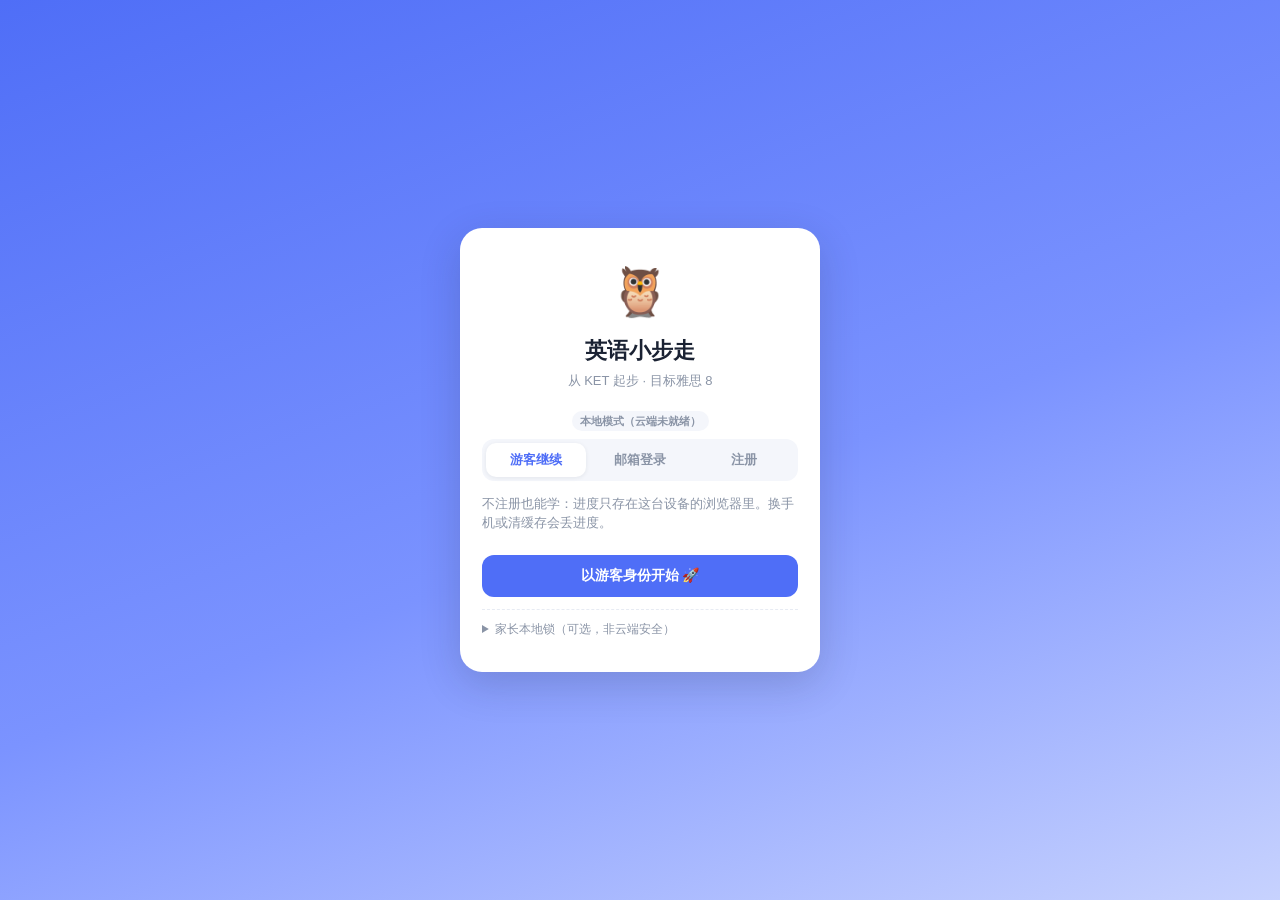
<file: index.html>
<!DOCTYPE html>
<html lang="zh-CN">
<head>
  <meta charset="UTF-8" />
  <meta name="viewport" content="width=device-width, initial-scale=1, maximum-scale=1, user-scalable=no, viewport-fit=cover" />
  <title>英语小步走 · 从 KET 起步</title>
  <link rel="stylesheet" href="css/saturday-club.css" />
  <style>
    :root {
      --bg:#f4f6fb; --card:#fff; --text:#1a2233; --muted:#8a94a6;
      --primary:#4f6ef7; --primary-soft:#eef2ff; --green:#12b76a; --green-soft:#ecfdf3;
      --orange:#f79009; --orange-soft:#fffaeb; --red:#f04438; --red-soft:#fef3f2;
      --border:#e7ebf3; --radius:16px; --shadow:0 6px 22px rgba(26,34,51,.06);
    }
    *{box-sizing:border-box;margin:0;padding:0}
    body{font-family:-apple-system,BlinkMacSystemFont,"PingFang SC","Hiragino Sans GB","Microsoft YaHei",sans-serif;background:var(--bg);color:var(--text);font-size:15px;line-height:1.5;min-height:100vh;padding-bottom:32px}
    .wrap{max-width:430px;margin:0 auto}
    .top{background:linear-gradient(155deg,#4f6ef7,#7b93ff 55%,#a8b8ff);color:#fff;padding:24px 18px 28px;border-radius:0 0 22px 22px}
    .top .hi{font-size:13px;opacity:.9}
    .top h1{font-size:22px;font-weight:700;margin:4px 0}
    .top .sub{font-size:12px;opacity:.88}
    .hdr-stats{display:grid;grid-template-columns:1.2fr 1.2fr .8fr;gap:8px;margin-top:16px}
    .hdr-stats .s{background:rgba(255,255,255,.18);border-radius:12px;padding:10px 6px;text-align:center}
    .hdr-stats .n{font-size:20px;font-weight:700}
    .hdr-stats .l{font-size:11px;opacity:.92;margin-top:2px}
    section{margin:12px 14px 0;background:var(--card);border-radius:var(--radius);padding:16px;box-shadow:var(--shadow)}
    .sec-h{display:flex;justify-content:space-between;align-items:center;gap:8px;margin-bottom:12px}
    .sec-h h2{font-size:16px;font-weight:700}
    .sec-h .hint{font-size:12px;color:var(--muted)}
    .banner{display:none;margin:12px 14px 0;padding:12px 14px;border-radius:12px;background:var(--orange-soft);color:#b54708;font-size:13px;font-weight:600;border:1px solid #f7d070}
    .banner.show{display:block}
    .road{list-style:none}
    .road li{display:flex;gap:10px;align-items:flex-start;padding:8px 0}
    .road .dot{width:26px;height:26px;border-radius:50%;flex-shrink:0;display:flex;align-items:center;justify-content:center;font-size:11px;font-weight:700;background:var(--bg);color:var(--muted);border:2px solid var(--border)}
    .road li.cur .dot{background:var(--primary);color:#fff;border-color:var(--primary)}
    .road li.pass .dot{background:var(--green);color:#fff;border-color:var(--green)}
    .road li.lock{opacity:.55}
    .road .rt{font-size:14px;font-weight:700}
    .road .rd{font-size:11px;color:var(--muted);margin-top:2px;line-height:1.45}
    .road .now{font-size:10px;background:var(--green-soft);color:var(--green);padding:1px 6px;border-radius:999px;margin-left:4px;font-weight:700}
    .pass-box{background:var(--bg);border-radius:12px;padding:10px 12px;margin-top:8px;font-size:12px;color:#445}
    .pass-box strong{color:var(--primary)}
    /* Roadmap calendar/check-in progress (product defaults: 84 calendar days / 60 check-in days) */
    .road-prog{background:var(--bg);border-radius:12px;padding:12px;margin-bottom:12px;border:1px solid var(--border)}
    .road-prog-row{margin-top:10px}
    .road-prog-row:first-child{margin-top:0}
    .road-prog-lab{display:flex;justify-content:space-between;align-items:baseline;gap:8px;font-size:13px;font-weight:700;margin-bottom:6px}
    .road-prog-lab .sub{font-size:11px;font-weight:600;color:var(--muted)}
    .road-prog-track{height:10px;background:#e7ebf3;border-radius:999px;overflow:hidden}
    .road-prog-fill{height:100%;width:0%;border-radius:999px;background:linear-gradient(90deg,var(--primary),#7b93ff);transition:width .35s ease}
    .road-prog-fill.green{background:linear-gradient(90deg,var(--green),#34d399)}
    .road-prog-fill.orange{background:linear-gradient(90deg,var(--orange),#fdb022)}
    .road-prog-meta{font-size:11px;color:var(--muted);margin-top:5px;line-height:1.4}
    .lights{display:flex;gap:8px;flex-wrap:wrap}
    .light{flex:1;min-width:95px;background:var(--bg);border-radius:12px;padding:12px 10px;text-align:center;border:1.5px solid var(--border)}
    .light.on{background:var(--green-soft);border-color:#86efac}
    .light{position:relative;overflow:hidden;transition:box-shadow .35s,transform .35s}
    .light.lit-pulse{animation:litPulse 1.1s ease-out 1;box-shadow:0 0 0 3px rgba(18,183,106,.35),0 8px 24px rgba(18,183,106,.28)}
    .light.lit-glow{box-shadow:0 0 18px rgba(250,204,21,.55),0 0 0 2px #facc15}
    .lights.all-lit{animation:allLitGlow 1.4s ease-out 1}
    @keyframes litPulse{0%{transform:scale(1)}35%{transform:scale(1.08)}100%{transform:scale(1)}}
    @keyframes allLitGlow{0%,100%{filter:none}40%{filter:drop-shadow(0 0 10px rgba(250,204,21,.7))}}
    .sparkle{position:absolute;pointer-events:none;font-size:14px;animation:sparkFly .9s ease-out forwards;z-index:5;will-change:transform,opacity}
    @keyframes sparkFly{0%{opacity:1;transform:translate(0,0) scale(1) rotate(0)}100%{opacity:0;transform:translate(var(--sx),var(--sy)) scale(.4) rotate(160deg)}}
    .confetti-burst{position:fixed;inset:0;pointer-events:none;z-index:9998;overflow:hidden}
    .confetti-burst i{position:absolute;font-style:normal;font-size:16px;animation:confettiFall 1.15s ease-out forwards;will-change:transform,opacity}
    @keyframes confettiFall{0%{opacity:1;transform:translate(0,0) rotate(0) scale(1)}100%{opacity:0;transform:translate(var(--dx),var(--dy)) rotate(240deg) scale(.5)}}
    .light .emoji{font-size:22px}
    .light .tn{font-size:13px;font-weight:700;margin-top:4px}
    .light .td{font-size:11px;color:var(--muted);margin-top:2px}
    .topic-row{display:flex;gap:8px;flex-wrap:wrap}
    .topic-btn{flex:1;min-width:90px;border:1.5px solid var(--border);background:var(--bg);border-radius:12px;padding:12px 8px;font-family:inherit;cursor:pointer;text-align:center}
    .topic-btn .t{font-weight:700;font-size:14px}
    .topic-btn .e{font-size:11px;color:var(--muted);margin-top:2px}
    .topic-btn.active{border-color:var(--primary);background:var(--primary-soft);color:var(--primary)}
    .ck-card{background:var(--card);border-radius:var(--radius);box-shadow:var(--shadow);padding:14px;border:2px solid var(--red-soft)}
    .ck-card.all{border-color:var(--green)}
    .ck-head{display:flex;justify-content:space-between;align-items:center;gap:8px}
    .ck-head h2{font-size:17px}
    .ck-badge{font-size:12px;font-weight:700;padding:4px 10px;border-radius:999px;background:var(--red-soft);color:var(--red)}
    .ck-card.all .ck-badge{background:var(--green-soft);color:var(--green)}
    .ck-topic{margin:10px 0 6px;font-size:15px;font-weight:700}
    .ck-topic-note{font-size:12px;color:var(--muted);margin:6px 0 2px}
    .ck-row{display:flex;align-items:center;gap:10px;padding:10px;margin-top:8px;border-radius:12px;cursor:pointer;background:var(--red-soft);border-left:4px solid var(--red)}
    .ck-row.doing{background:var(--orange-soft);border-left-color:var(--orange)}
    .ck-row.done{background:var(--green-soft);border-left-color:var(--green)}
    .ck-row .rt{font-weight:700;font-size:14px}
    .ck-row .rs{font-size:12px;color:var(--red);font-weight:700}
    .ck-row.doing .rs{color:#b54708}.ck-row.done .rs{color:var(--green)}
    .ck-row .rp{margin-left:auto;font-size:13px;font-weight:700;white-space:nowrap}
    .week{display:flex;gap:6px;margin-top:12px}
    .week .d{flex:1;text-align:center;font-size:11px;color:var(--muted);background:var(--bg);border-radius:10px;padding:6px 0}
    .week .d b{display:block;font-size:14px}
    .week .d.today{outline:2px solid var(--primary)}
    .ck-streak{font-size:12px;color:var(--muted);margin-top:8px;text-align:center}
    .check-list{list-style:none}
    .check-list li{display:flex;align-items:center;gap:10px;padding:11px 0;border-bottom:1px solid var(--border);cursor:pointer}
    .check-list li:last-child{border-bottom:none}
    .check-list li.done .step-t{color:var(--muted);text-decoration:line-through}
    .box{width:24px;height:24px;border-radius:7px;border:2px solid var(--border);display:flex;align-items:center;justify-content:center;font-size:13px;flex-shrink:0;background:#fff;color:#fff;font-weight:700}
    .check-list li.done .box{background:var(--green);border-color:var(--green)}
    .step-t{font-size:14px;font-weight:600;flex:1}
    .step-d{font-size:11px;color:var(--muted)}
    .step-go{border:none;background:var(--primary-soft);color:var(--primary);font-size:12px;font-weight:700;padding:6px 10px;border-radius:999px;font-family:inherit;cursor:pointer;white-space:nowrap}
    .btn{border:none;border-radius:12px;font-family:inherit;font-weight:600;font-size:14px;padding:12px 14px;cursor:pointer}
    .btn:active{opacity:.9;transform:scale(.98)}
    .btn-primary{background:var(--primary);color:#fff}
    .btn-ghost{background:var(--bg);color:var(--text)}
    .btn-green{background:var(--green);color:#fff}
    .btn-orange{background:var(--orange);color:#fff}
    .btn-full{width:100%}
    .btn-row{display:flex;gap:8px;margin-top:12px}
    .btn-row .btn{flex:1}
    .prog-grid{display:grid;grid-template-columns:1fr 1fr;gap:8px}
    .prog-box{background:var(--bg);border-radius:12px;padding:12px;text-align:center}
    .prog-box .n{font-size:18px;font-weight:700;color:var(--primary)}
    .prog-box .l{font-size:11px;color:var(--muted);margin-top:2px}
    .log-list{list-style:none;max-height:200px;overflow-y:auto}
    .log-list li{padding:9px 0;border-bottom:1px solid var(--border);font-size:13px;display:flex;gap:8px}
    .badge{font-size:11px;font-weight:700;padding:2px 8px;border-radius:999px;background:var(--primary-soft);color:var(--primary);height:fit-content}
    .meta{color:var(--muted);font-size:11px;margin-top:2px}
    .empty{text-align:center;color:var(--muted);font-size:13px;padding:14px 0}
    .flow{display:none;position:fixed;inset:0;background:var(--bg);z-index:50;overflow-y:auto;-webkit-overflow-scrolling:touch}
    .flow.show{display:block}
    .flow-bar{position:sticky;top:0;z-index:2;background:#fff;padding:12px 14px;display:flex;align-items:center;gap:10px;border-bottom:1px solid var(--border)}
    .flow-bar .back{border:none;background:var(--bg);width:36px;height:36px;border-radius:10px;font-size:18px;cursor:pointer;font-family:inherit}
    .flow-bar h3{font-size:16px;flex:1}
    .flow-bar .prog-mini{font-size:12px;color:var(--muted)}
    .flow-body{max-width:430px;margin:0 auto;padding:16px 14px 40px}
    .card-block{background:#fff;border-radius:16px;padding:18px 16px;box-shadow:var(--shadow);margin-bottom:12px}
    .lemma{font-size:26px;font-weight:700;color:var(--primary)}
    .gloss{font-size:14px;color:var(--muted);margin:4px 0 12px}
    .family{font-size:12px;color:var(--muted);margin-bottom:10px}
    .awl-badge{display:inline-block;font-size:11px;font-weight:700;padding:2px 8px;border-radius:999px;background:#fff7ed;color:#c2410c;border:1px solid #fdba74;margin-left:8px;vertical-align:middle}
    .phon{font-size:13px;color:var(--muted);margin-left:6px;font-weight:400}
    .frame{background:var(--primary-soft);border-radius:10px;padding:10px 12px;font-size:14px;margin:8px 0;font-weight:600;color:#334}
    .tag{display:inline-block;font-size:11px;font-weight:600;padding:3px 8px;border-radius:999px;background:var(--primary-soft);color:var(--primary);margin:0 4px 6px 0}
    .ex{font-size:14px;font-style:italic;color:#333;margin-top:10px;line-height:1.55}
    .ex-zh{font-size:12px;color:var(--muted);font-style:normal;margin-top:4px}
    .label{font-size:12px;font-weight:700;color:var(--muted);margin-bottom:6px}
    textarea{width:100%;min-height:88px;border:1.5px solid var(--border);border-radius:12px;padding:12px;font-family:inherit;font-size:14px;resize:vertical;outline:none}
    textarea:focus{border-color:var(--primary)}
    .hint-box{font-size:12px;color:var(--muted);margin-top:8px;background:var(--bg);padding:8px 10px;border-radius:10px}
    .feedback{margin-top:10px;padding:10px 12px;border-radius:10px;font-size:13px;display:none}
    .feedback.ok{display:block;background:var(--green-soft);color:var(--green)}
    .feedback.bad{display:block;background:var(--red-soft);color:var(--red)}
    .feedback.info{display:block;background:var(--primary-soft);color:var(--primary)}
    .grammar-rule{margin-top:8px;font-size:12px;color:var(--muted)}
    .grammar-rule summary{cursor:pointer;color:var(--primary);font-weight:600}
    .grammar-rule p{margin:6px 0 0;line-height:1.45}
    .choice{display:block;width:100%;text-align:left;padding:12px 14px;margin-bottom:8px;border:1.5px solid var(--border);border-radius:12px;background:#fff;font-family:inherit;font-size:14px;cursor:pointer}
    .wn-hint{margin:8px 0;padding:6px 10px;border-radius:10px;background:var(--primary-soft);font-size:12.5px;line-height:1.6}
    .wn-hint .wn-h{font-weight:700;color:var(--primary);margin-bottom:2px}
    .choice.correct{border-color:var(--green);background:var(--green-soft)}
    .choice.wrong{border-color:var(--red);background:var(--red-soft)}
    .summary-row{display:flex;justify-content:space-between;padding:8px 0;border-bottom:1px solid var(--border);font-size:14px}
    .big-ok{text-align:center;padding:12px 0 8px}
    .big-ok .emoji{font-size:40px}
    .big-ok h4{font-size:18px;margin:8px 0 4px}
    .bank{display:flex;flex-wrap:wrap;gap:6px;margin-top:8px}
    .bank button{border:1.5px solid var(--border);background:#fff;border-radius:999px;padding:4px 10px;font-size:13px;font-family:inherit;cursor:pointer}
    .mode-btn{display:block;width:100%;text-align:left;padding:14px;margin-bottom:8px;border:1.5px solid var(--border);border-radius:14px;background:#fff;font-family:inherit;cursor:pointer}
    .mode-btn .t{font-weight:700;font-size:15px}.mode-btn .d{font-size:12px;color:var(--muted);margin-top:2px}

    /* Swipe deck */
    .swipe-hint{text-align:center;font-size:12px;color:var(--muted);margin-bottom:10px}
    .swipe-hint b.left{color:var(--red)} .swipe-hint b.right{color:var(--green)}
    .deck{position:relative;height:460px;touch-action:none;user-select:none;-webkit-user-select:none;margin-bottom:8px}
    .deck-card{
      position:absolute;inset:0;background:#fff;border-radius:18px;box-shadow:var(--shadow);
      border:1.5px solid var(--border);padding:20px 18px;overflow:hidden;
      will-change:transform;cursor:grab;
    }
    .deck-card.dragging{cursor:grabbing;transition:none}
    .deck-card.fly{transition:transform .28s ease-out, opacity .28s ease-out}
    .deck-card.snap{transition:transform .25s ease-out}
    .stamp{
      position:absolute;top:18px;padding:6px 12px;border-radius:10px;font-weight:800;font-size:18px;
      border:3px solid;opacity:0;pointer-events:none;transform:rotate(-12deg);
    }
    .stamp.no{left:16px;color:var(--red);border-color:var(--red)}
    .stamp.yes{right:16px;color:var(--green);border-color:var(--green);transform:rotate(12deg)}
    .swipe-btns{display:flex;justify-content:center;gap:28px;margin-top:6px}
    .swipe-btns button{
      width:56px;height:56px;border-radius:50%;border:2px solid var(--border);background:#fff;
      font-size:22px;cursor:pointer;font-family:inherit;box-shadow:var(--shadow);
    }
    .swipe-btns .no-btn{color:var(--red);border-color:#fca5a5}
    .swipe-btns .yes-btn{color:var(--green);border-color:#86efac}
    .swipe-btns .peek-btn{color:var(--primary);font-size:14px;font-weight:700;width:auto;padding:0 16px;border-radius:28px}

    .toast{position:fixed;left:50%;bottom:36px;transform:translateX(-50%) translateY(12px);background:rgba(26,34,51,.92);color:#fff;padding:10px 16px;border-radius:999px;font-size:13px;opacity:0;pointer-events:none;transition:.2s;z-index:100;max-width:90vw}
    .toast.show{opacity:1;transform:translateX(-50%) translateY(0)}
    .spk{border:none;background:var(--primary-soft);color:var(--primary);border-radius:999px;font-size:13px;padding:2px 8px;margin-left:6px;cursor:pointer;vertical-align:middle;font-family:inherit;line-height:1.4}
    .spk:active{transform:scale(.92)}
    .no-tts .spk{display:none!important}
    .tts-bar{display:flex;gap:8px;align-items:center;justify-content:center;margin-bottom:10px;flex-wrap:wrap}
    .tts-bar button{border:1.5px solid var(--border);background:#fff;border-radius:999px;padding:4px 12px;font-size:12px;font-family:inherit;cursor:pointer;color:var(--text)}
    .tts-bar button.on{background:var(--primary);color:#fff;border-color:var(--primary)}
    .tts-note{font-size:11px;color:var(--muted);text-align:center;margin-bottom:8px}
    .login{position:fixed;inset:0;z-index:200;background:linear-gradient(160deg,#4f6ef7,#7b93ff 55%,#c7d2fe);display:flex;align-items:center;justify-content:center;padding:20px}
    .login-card{background:#fff;border-radius:22px;padding:28px 22px;width:100%;max-width:360px;box-shadow:0 12px 40px rgba(26,34,51,.18);text-align:center}
    .login-card .emo{font-size:48px}
    .login-card h2{font-size:22px;margin:6px 0 4px}
    .login-card p{font-size:13px;color:var(--muted);margin-bottom:18px}
    .login-card input[type=text],.login-card input[type=password],.login-card input[type=email]{box-sizing:border-box;width:100%;padding:13px 14px;border:1.5px solid var(--border);border-radius:12px;font-size:16px;font-family:inherit;margin-bottom:10px;outline:none;background:#fff;-webkit-appearance:none;appearance:none}
    .login-card input:focus{border-color:var(--primary)}
    .login-card label.rem{display:flex;align-items:center;gap:6px;font-size:13px;color:#445;margin:4px 0 14px;justify-content:flex-start}
    .login-err{color:var(--red);font-size:13px;min-height:18px;margin-bottom:6px}
    .login-ok{color:var(--green);font-size:12px;min-height:0;margin-bottom:6px}
    .auth-tabs{display:flex;gap:4px;background:var(--bg);border-radius:12px;padding:4px;margin-bottom:14px}
    .auth-tabs button{flex:1;border:none;background:transparent;padding:8px 6px;border-radius:10px;font-size:13px;font-weight:700;font-family:inherit;color:var(--muted);cursor:pointer}
    .auth-tabs button.on{background:#fff;color:var(--primary);box-shadow:0 1px 4px rgba(26,34,51,.08)}
    .auth-pane{display:none;text-align:left}
    .auth-pane.on{display:block}
    .auth-pane .btn{margin-top:4px}
    .auth-hint{font-size:12px;color:var(--muted);margin:8px 0 0;line-height:1.45}
    .code-row{display:flex;gap:8px;align-items:stretch;margin-bottom:10px}
    .code-row input{flex:1;margin-bottom:0!important}
    .code-row .btn{flex-shrink:0;margin-top:0!important;white-space:nowrap;padding:0 12px;font-size:13px}
    .auth-cloud-badge{display:inline-block;font-size:11px;padding:2px 8px;border-radius:999px;background:var(--primary-soft);color:var(--primary);font-weight:700;margin-bottom:8px}
    .auth-cloud-badge.off{background:var(--bg);color:var(--muted)}
    .pin-fold{margin-top:12px;border-top:1px dashed var(--border);padding-top:10px}
    .pin-fold summary{font-size:12px;color:var(--muted);cursor:pointer;user-select:none}
    .sync-dot{font-size:11px;color:var(--muted);margin-top:6px}
    .login-card a.btn{display:block;text-decoration:none;text-align:center;margin-top:8px}
    html.portal-host #tab-login,html.portal-host #tab-register,html.portal-host #pane-login,html.portal-host #pane-register{display:none!important}
    html.portal-host #portal-gate{display:block!important}
    #portal-gate{margin-bottom:12px}
    .ai-modes{display:flex;gap:6px;flex-wrap:wrap;margin:8px 0}
    .ai-modes button{flex:1;min-width:90px;border:1.5px solid var(--border);background:var(--bg);border-radius:12px;padding:8px 6px;font-family:inherit;font-size:12px;font-weight:700;cursor:pointer;color:var(--text)}
    .ai-modes button.on{border-color:var(--primary);background:var(--primary-soft);color:var(--primary)}
    .ai-scenario{display:block;font-size:12px;color:var(--muted);margin-bottom:8px}
    .ai-scenario[hidden]{display:none!important}
    .ai-scenario select{display:block;width:100%;margin-top:4px;font-family:inherit;font-size:16px;padding:8px;border-radius:12px;border:1.5px solid var(--border);background:#fff}
    #ai-practice textarea{width:100%;min-height:72px;border:1.5px solid var(--border);border-radius:12px;padding:10px 12px;font-family:inherit;font-size:16px;resize:vertical}
    .ai-log{max-height:220px;overflow:auto;margin-top:10px}
    .ai-log p{font-size:13px;margin:6px 0;padding:8px 10px;border-radius:12px;background:#fff;border:1px solid var(--border);white-space:pre-wrap}
    .ai-log p.ai{background:var(--primary-soft);border-color:transparent}
    .ai-note{font-size:12px;color:var(--muted);margin-top:6px;line-height:1.45}
    body.locked #home{display:none}
    footer{text-align:center;padding:18px;font-size:11px;color:#b0b8c8}
  </style>
  <script src="js/host-backend.js"></script>
  <script>if(window.HostBackend&&HostBackend.select()==="portal")document.documentElement.classList.add("portal-host");</script>
</head>
<body class="locked">
  <div class="login" id="login">
    <div class="login-card" id="login-card">
      <div class="emo">🦉</div>
      <h2>英语小步走</h2>
      <p>从 KET 起步 · 目标雅思 8</p>
      <div class="auth-cloud-badge off" id="cloud-badge">检测中…</div>
      <div class="auth-tabs" role="tablist">
        <button type="button" class="on" data-tab="guest" id="tab-guest">游客继续</button>
        <button type="button" data-tab="login" id="tab-login">邮箱登录</button>
        <button type="button" data-tab="register" id="tab-register">注册</button>
      </div>

      <div class="auth-pane on" id="pane-guest">
        <div id="portal-gate" hidden>
          <p class="auth-hint" id="portal-hint">这个地址使用门户登录。请先在门户用邮箱和密码登录，再回到这里。这里不注册 CloudBase，也不发验证码。</p>
          <a class="btn btn-primary btn-full" id="portal-login-link" href="/login">去门户登录</a>
        </div>
        <p class="auth-hint" id="guest-hint">不注册也能学：进度只存在这台设备的浏览器里。换手机或清缓存会丢进度。</p>
        <button type="button" class="btn btn-primary btn-full" id="btn-guest">以游客身份开始 🚀</button>
        <details class="pin-fold" id="pin-fold">
          <summary>家长本地锁（可选，非云端安全）</summary>
          <form id="login-form" autocomplete="on" style="margin-top:10px">
            <input type="text" id="lg-user" placeholder="本地用户名" autocomplete="username" autocapitalize="off" autocorrect="off" spellcheck="false" />
            <input type="password" id="lg-pass" placeholder="本地密码" autocomplete="current-password" />
            <label class="rem"><input type="checkbox" id="lg-rem" checked /> 记住我</label>
            <div class="login-err" id="lg-err"></div>
            <button type="submit" class="btn btn-ghost btn-full">用本地锁进入</button>
          </form>
        </details>
      </div>

      <div class="auth-pane" id="pane-login">
        <form id="cloud-login-form" autocomplete="on">
          <input type="email" id="cl-email" placeholder="邮箱" autocomplete="username" autocapitalize="off" />
          <input type="password" id="cl-pass" placeholder="密码" autocomplete="current-password" />
          <div class="login-err" id="cl-err"></div>
          <button type="submit" class="btn btn-primary btn-full" id="btn-cloud-login" disabled>登录并同步</button>
        </form>
        <p class="auth-hint" id="cloud-login-hint">用已注册的邮箱登录，进度会同步到云端。云端正在迁移到国内服务，若连不上不影响学习，可用「游客继续」。</p>
      </div>

      <div class="auth-pane" id="pane-register">
        <form id="cloud-reg-form" autocomplete="on">
          <input type="email" id="cr-email" placeholder="邮箱（例如你的 Gmail）" autocomplete="email" autocapitalize="off" />
          <input type="password" id="cr-pass" placeholder="设置密码（至少 8 位，含字母和数字）" autocomplete="new-password" minlength="8" />
          <input type="password" id="cr-pass2" placeholder="再输入一次密码" autocomplete="new-password" minlength="8" />
          <div class="code-row">
            <input type="text" id="cr-code" placeholder="邮箱验证码" autocomplete="one-time-code" inputmode="numeric" maxlength="12" />
            <button type="button" class="btn btn-ghost" id="btn-send-code" disabled>发送验证码</button>
          </div>
          <div class="login-err" id="cr-err"></div>
          <div class="login-ok" id="cr-ok"></div>
          <button type="submit" class="btn btn-primary btn-full" id="btn-cloud-reg" disabled>注册账号</button>
        </form>
        <p class="auth-hint" id="cloud-reg-hint">先点「发送验证码」到邮箱，再填码注册。密码≥8 位且含字母和数字。可用任意邮箱注册多个账号；若连不上云端，请先用「游客继续」。</p>
      </div>
      <div class="sync-dot" id="sync-status"></div>
    </div>
  </div>
  <div class="wrap" id="home">
    <header class="top">
      <div class="hi">你好，初一小勇士 👋 一步一步来，你可以的！</div>
      <h1>英语小步走 🚀</h1>
      <p class="sub">从 KET 起步 · 目标雅思 8 · 每日硬顶 40 分钟</p>
    </header>

    <div class="banner" id="overdue-banner">⏰ 预计复习超过 24 分钟，请先清复习队列，今日暂停新学。</div>

    <section id="club-entry">
      <button type="button" class="club-entry-btn" id="btn-club-entry">
        <div class="t">📖 周六俱乐部</div>
        <div class="d" id="club-entry-sub">Weekend 1 · The Message on the Board</div>
      </button>
    </section>

    <section id="ai-practice" hidden>
      <div class="sec-h"><h2>可选英语练习</h2><span class="hint">不算打卡</span></div>
      <p class="ck-topic-note">用已经学过的词块、已解锁的周六俱乐部故事，或贴一句让它改写。不是第五项打卡，也不是开放聊天。</p>
      <div id="ai-practice-root"></div>
    </section>

    <section>
      <div class="ck-card" id="ck-card">
        <div class="ck-head"><h2>📅 今日打卡</h2><span class="ck-badge" id="ck-badge">0/4 未打卡</span></div>
        <div class="ck-topic">今天学：<span id="ck-topic-name">学校生活</span>（可切换）</div>
        <div class="topic-row" id="topic-row"></div>
        <div class="ck-topic-note">每个主题各自新学 12 个（该主题前一天左滑过半则降为 8）；进阶词全站每天最多 1 个。造句按主题计数；复习包含全部主题的到期卡。任意一个主题 4 项全完成就算今天打卡。</div>
        <div id="task-list">
          <div class="ck-row" data-step="review"><div><div class="rt">1 复习到期卡 <span style="font-weight:400;font-size:11px;color:var(--muted)">（全部主题）</span></div><div class="rs">未开始</div></div><div class="rp"></div></div>
          <div class="ck-row" data-step="learn"><div><div class="rt">2 新学词块 <span style="font-weight:400;font-size:11px;color:var(--muted)">（本主题）</span></div><div class="rs">未开始</div></div><div class="rp"></div></div>
          <div class="ck-row" data-step="practice"><div><div class="rt">3 词库造句 <span style="font-weight:400;font-size:11px;color:var(--muted)">（本主题）</span></div><div class="rs">未开始</div></div><div class="rp"></div></div>
          <div class="ck-row" data-step="wrap"><div><div class="rt">4 收工</div><div class="rs">未开始</div></div><div class="rp"></div></div>
        </div>
        <div class="week" id="ck-week"></div>
        <div class="ck-streak" id="ck-streak"></div>
      </div>
    </section>


    <section>
      <div class="sec-h"><h2>主题点亮</h2><span class="hint">长期进度</span></div>
      <div class="lights" id="topic-lights"></div>
      <div class="ck-topic-note" style="margin-top:8px">会用句子 x/5：完成每日造句后累计，满 5 句点亮。</div>
      <div class="lights" id="wn-lights" style="margin-top:10px"></div>
      <div class="ck-topic-note" id="wn-lights-note" style="margin-top:8px;display:none">词族点亮：复习或新学后做「词义网小关」，一组反义词答对 2 次、一个分类或前后缀答对 3 次就点亮。只是加分项，不影响打卡。</div>
    </section>

    <section>
      <div class="sec-h"><h2>我的英语路线图</h2><span class="hint">长期目标：雅思 8</span></div>
      <div class="road-prog" id="road-prog" aria-label="路线图进度">
        <div class="road-prog-row" id="rp-time-s0">
          <div class="road-prog-lab"><span>⏱ 时间进度</span><span class="sub" id="rp-time-label">计划约 84 天</span></div>
          <div class="road-prog-track"><div class="road-prog-fill" id="rp-time-fill"></div></div>
          <div class="road-prog-meta" id="rp-time-meta">已过 0 天 · 计划约 84 天（仅展示，过关看能力）</div>
        </div>
        <div class="road-prog-row" id="rp-time-s1" style="display:none">
          <div class="road-prog-lab"><span>⏱ 阶段1时间</span><span class="sub">计划约 84 天</span></div>
          <div class="road-prog-track"><div class="road-prog-fill orange" id="rp-time-s1-fill"></div></div>
          <div class="road-prog-meta" id="rp-time-s1-meta">已过 0 天 · 计划约 84 天（仅展示）</div>
        </div>
        <div class="road-prog-row" id="rp-check">
          <div class="road-prog-lab"><span>✅ 已打卡进度</span><span class="sub" id="rp-check-label">目标打卡 60</span></div>
          <div class="road-prog-track"><div class="road-prog-fill green" id="rp-check-fill"></div></div>
          <div class="road-prog-meta" id="rp-check-meta">已打卡 0 天 · 目标打卡 60 · 连续 0 天（非过关条件）</div>
        </div>
      </div>
      <ul class="road">
        <li class="cur" id="road-s0"><div class="dot">0</div><div>
          <div class="rt">阶段0 基础启蒙<span class="now" id="s0-badge">当前</span></div>
          <div class="rd">Pre-A1 / A1 · 每主题 15–25 词块 + 句框</div>
          <div class="pass-box" id="s0-pass"></div>
        </div></li>
        <li class="lock" id="road-s1"><div class="dot" id="s1-dot">🔒</div><div>
          <div class="rt">阶段1 KET A2<span class="now" id="s1-badge" style="display:none">可解锁</span></div>
          <div class="rd">目标每主题 40–60 词块（部分内容已预览）</div>
          <div class="pass-box">过关：长间隔留存 ≥85%（含造句）· 限时选词块 ≥75% · 三主题各 ≥6 句且搭配错 ≤2</div>
        </div></li>
        <li class="lock"><div class="dot">🔒</div><div><div class="rt">阶段2 PET</div><div class="rd">B1</div></div></li>
        <li class="lock"><div class="dot">🔒</div><div><div class="rt">阶段3 FCE / 雅思 5.5–6</div><div class="rd">B2</div></div></li>
        <li class="lock"><div class="dot">🔒</div><div><div class="rt">阶段4 雅思 7+</div><div class="rd">C1</div></div></li>
        <li class="lock"><div class="dot">🏆</div><div><div class="rt">目标 雅思 8</div><div class="rd">慢慢来，梦想会实现！</div></div></li>
      </ul>
    </section>

    <section>
      <div class="sec-h"><h2>学习记录</h2><button type="button" class="btn btn-ghost" style="padding:6px 10px;font-size:12px" id="btn-clear-log">清空</button></div>
      <ul class="log-list" id="log-list"></ul>
      <div class="empty" id="log-empty">还没有记录，完成一步就会出现～</div>
    </section>
    <div class="card-block" id="transfer-box" style="margin-top:14px">
      <div class="label">进度文件</div>
      <p class="hint-line">只导出学习进度。文件里没有密码或登录凭证。导入前会先检查格式，取消或检查失败都不会改现有进度。这不会把 CloudBase 和 Firebase 自动当成同一个账号。</p>
      <div class="btn-row">
        <button type="button" class="btn btn-ghost" id="btn-export">导出进度</button>
        <button type="button" class="btn btn-ghost" id="btn-import">选择文件</button>
      </div>
      <input type="file" id="import-file" accept="application/json,.json" hidden />
      <pre id="transfer-preview" hidden style="white-space:pre-wrap;font-size:12px"></pre>
      <div class="btn-row">
        <button type="button" class="btn btn-primary" id="transfer-confirm" hidden>确认导入</button>
        <button type="button" class="btn btn-ghost" id="transfer-cancel" hidden>取消</button>
      </div>
      <div class="login-err" id="transfer-msg"></div>
    </div>
    <div style="text-align:center;margin-top:14px"><button type="button" class="btn btn-ghost" id="btn-logout" style="font-size:13px;padding:8px 16px">退出登录</button></div>
    <footer>本地原型 · 数据只存本机 · 从 KET 起步，目标雅思 8</footer>
  </div>

  <div class="flow" id="flow" aria-hidden="true">
    <div class="flow-bar">
      <button type="button" class="back" id="flow-back">←</button>
      <h3 id="flow-title">学习</h3>
      <span class="prog-mini" id="flow-prog"></span>
    </div>
    <div class="flow-body" id="flow-body"></div>
  </div>
  <div class="toast" id="toast"></div>

  <div id="club" hidden>
    <div class="club-wrap">
      <header class="top" id="club-header"></header>
      <div id="club-main"><div class="notice">正在打开周六俱乐部…</div></div>
      <footer class="club-foot">词表来源（官方 PDF，本页不提供完整词表）：
        <a href="https://www.cambridgeenglish.org/images/506886-a2-key-2020-vocabulary-list.pdf" target="_blank" rel="noopener noreferrer">A2 Key vocabulary list (August 2025)</a>
      </footer>
    </div>
    <div id="club-pop-mask" hidden></div>
    <div id="club-popover" hidden role="dialog" aria-label="词义提示"></div>
  </div>

  <script>window.__TOPICS__ = {"version": 3, "level": "阶段0 Pre-A1/A1 → 阶段1 KET A2", "longTermGoal": "IELTS 8", "dailyHardCapMin": 40, "stage0": {"name": "基础启蒙", "cefr": "Pre-A1 / A1", "chunksPerTopic": "15–25", "pass": {"recognition": "≥85% 且间隔 ≥2 天", "sentencesPerTopic": 5, "streakDays": 5}}, "stage1": {"name": "KET", "cefr": "A2", "chunksPerTopicTarget": "40–60", "pass": {"longIntervalRetention": "≥85% 且含产出掌握", "timedChunkSelect": "≥75%", "sentencesPerTopic": 6, "maxCollocationErrors": 2}}, "topics": [{"id": "school", "name": "学校生活", "nameEn": "School", "stage0Target": 20, "stage1Target": 50, "chunks": [{"id": "sch-01", "lemma": "teacher", "wordFamily": ["teach", "teacher"], "gloss": "老师", "phonetic": "/ˈtiːtʃə/", "collocations": ["my teacher", "a kind teacher"], "sentenceFrame": "My ___ is ___.", "example": "My English teacher is kind.", "exampleZh": "我的英语老师很和蔼。", "productionPrompt": "用 teacher 写一句关于你老师的话。", "productionHint": ["teacher"], "wordBank": ["My", "teacher", "is", "kind", "funny", "tall"], "stage": 0}, {"id": "sch-02", "lemma": "classroom", "wordFamily": ["class", "classroom"], "gloss": "教室", "phonetic": "/ˈklɑːsruːm/", "collocations": ["in the classroom", "a big classroom"], "sentenceFrame": "Our classroom is ___.", "example": "Our classroom is big.", "exampleZh": "我们的教室很大。", "productionPrompt": "用 classroom 写一句关于教室的话。", "productionHint": ["classroom"], "wordBank": ["Our", "classroom", "is", "big", "clean", "bright"], "stage": 0}, {"id": "sch-03", "lemma": "homework", "wordFamily": ["homework"], "gloss": "家庭作业", "phonetic": "/ˈhəʊmwɜːk/", "collocations": ["do homework", "finish homework"], "sentenceFrame": "I ___ my homework ___.", "example": "I do my homework after dinner.", "exampleZh": "我晚饭后做作业。", "productionPrompt": "用 do homework 写你什么时候做作业。", "productionHint": ["homework"], "wordBank": ["I", "do", "my", "homework", "after", "school", "dinner"], "stage": 0}, {"id": "sch-04", "lemma": "subject", "wordFamily": ["subject"], "gloss": "科目", "phonetic": "/ˈsʌbdʒɪkt/", "collocations": ["favourite subject", "best subject"], "sentenceFrame": "My favourite subject is ___.", "example": "My favourite subject is maths.", "exampleZh": "我最喜欢的科目是数学。", "productionPrompt": "用 favourite subject 写你最喜欢的科目。", "productionHint": ["subject"], "wordBank": ["My", "favourite", "subject", "is", "English", "maths", "art"], "stage": 0}, {"id": "sch-05", "lemma": "lesson", "wordFamily": ["lesson"], "gloss": "课", "phonetic": "/ˈlesn/", "collocations": ["have a lesson", "English lesson"], "sentenceFrame": "We have a ___ lesson today.", "example": "We have an English lesson today.", "exampleZh": "我们今天有英语课。", "productionPrompt": "用 lesson 写今天上了什么课。", "productionHint": ["lesson"], "wordBank": ["We", "have", "a", "lesson", "today", "English", "PE"], "stage": 0}, {"id": "sch-06", "lemma": "friend", "wordFamily": ["friend", "friendly"], "gloss": "朋友", "phonetic": "/frend/", "collocations": ["best friend", "make friends"], "sentenceFrame": "___ is my best friend.", "example": "He is my best friend.", "exampleZh": "他是我最好的朋友。", "productionPrompt": "用 best friend 写关于朋友的话。", "productionHint": ["friend"], "wordBank": ["is", "my", "best", "friend", "He", "She"], "stage": 0}, {"id": "sch-07", "lemma": "break", "wordFamily": ["break"], "gloss": "课间", "phonetic": "/breɪk/", "collocations": ["at break time", "a short break"], "sentenceFrame": "I ___ at break time.", "example": "I play football at break time.", "exampleZh": "我课间踢足球。", "productionPrompt": "用 break time 写课间做什么。", "productionHint": ["break"], "wordBank": ["I", "play", "at", "break", "time", "read", "chat"], "stage": 0}, {"id": "sch-08", "lemma": "test", "wordFamily": ["test"], "gloss": "测验", "phonetic": "/test/", "collocations": ["a maths test", "pass the test"], "sentenceFrame": "I have a ___ test.", "example": "I have a maths test today.", "exampleZh": "我今天有数学测验。", "productionPrompt": "用 test 写一句关于测验的话。", "productionHint": ["test"], "wordBank": ["I", "have", "a", "test", "today", "tomorrow", "maths"], "stage": 0}, {"id": "sch-09", "lemma": "library", "wordFamily": ["library"], "gloss": "图书馆", "phonetic": "/ˈlaɪbrəri/", "collocations": ["school library", "in the library"], "sentenceFrame": "I ___ in the library.", "example": "I read books in the library.", "exampleZh": "我在图书馆看书。", "productionPrompt": "用 library 写你在图书馆做什么。", "productionHint": ["library"], "wordBank": ["I", "read", "books", "in", "the", "library"], "stage": 0}, {"id": "sch-10", "lemma": "student", "wordFamily": ["student", "study"], "gloss": "学生", "phonetic": "/ˈstjuːdnt/", "collocations": ["a good student", "school student"], "sentenceFrame": "I am a ___.", "example": "I am a Grade 7 student.", "exampleZh": "我是初一学生。", "productionPrompt": "用 student 介绍你自己。", "productionHint": ["student"], "wordBank": ["I", "am", "a", "student", "Grade", "7"], "stage": 0}, {"id": "sch-11", "lemma": "book", "wordFamily": ["book", "books"], "gloss": "书", "phonetic": "/bʊk/", "collocations": ["read a book", "English book"], "sentenceFrame": "I have an ___ book.", "example": "I have an English book.", "exampleZh": "我有一本英语书。", "productionPrompt": "用 book 写关于书的话。", "productionHint": ["book"], "wordBank": ["I", "have", "read", "a", "book", "English"], "stage": 0}, {"id": "sch-12", "lemma": "desk", "wordFamily": ["desk"], "gloss": "课桌", "phonetic": "/desk/", "collocations": ["at my desk", "a new desk"], "sentenceFrame": "My books are on my ___.", "example": "My books are on my desk.", "exampleZh": "我的书在课桌上。", "productionPrompt": "用 desk 写一句。", "productionHint": ["desk"], "wordBank": ["My", "books", "are", "on", "my", "desk"], "stage": 0}, {"id": "sch-13", "lemma": "bag", "wordFamily": ["bag"], "gloss": "书包", "phonetic": "/bæɡ/", "collocations": ["school bag", "in my bag"], "sentenceFrame": "My ___ is heavy today.", "example": "My school bag is heavy.", "exampleZh": "我的书包很重。", "productionPrompt": "用 bag 写关于书包的话。", "productionHint": ["bag"], "wordBank": ["My", "school", "bag", "is", "heavy", "new", "blue"], "stage": 0}, {"id": "sch-14", "lemma": "pencil", "wordFamily": ["pencil", "pen"], "gloss": "铅笔", "phonetic": "/ˈpensl/", "collocations": ["a pencil", "write with a pencil"], "sentenceFrame": "I write with a ___.", "example": "I write with a pencil.", "exampleZh": "我用铅笔写字。", "productionPrompt": "用 pencil 写一句。", "productionHint": ["pencil"], "wordBank": ["I", "write", "with", "a", "pencil", "pen"], "stage": 0}, {"id": "sch-15", "lemma": "ask", "wordFamily": ["ask", "asks"], "gloss": "问", "phonetic": "/ɑːsk/", "collocations": ["ask a question", "ask the teacher"], "sentenceFrame": "I ___ the teacher a question.", "example": "I ask the teacher a question.", "exampleZh": "我问老师一个问题。", "productionPrompt": "用 ask 写你问谁问题。", "productionHint": ["ask"], "wordBank": ["I", "ask", "the", "teacher", "a", "question"], "stage": 0}, {"id": "sch-16", "lemma": "answer", "wordFamily": ["answer"], "gloss": "回答", "phonetic": "/ˈɑːnsə/", "collocations": ["answer the question", "give an answer"], "sentenceFrame": "I can ___ the question.", "example": "I can answer the question.", "exampleZh": "我能回答这个问题。", "productionPrompt": "用 answer 写一句。", "productionHint": ["answer"], "wordBank": ["I", "can", "answer", "the", "question"], "stage": 0}, {"id": "sch-17", "lemma": "late", "wordFamily": ["late"], "gloss": "迟到的", "phonetic": "/leɪt/", "collocations": ["be late", "arrive late"], "sentenceFrame": "Don't be ___ for school.", "example": "Don't be late for school.", "exampleZh": "上学不要迟到。", "productionPrompt": "用 late 写一句提醒。", "productionHint": ["late"], "wordBank": ["Don't", "be", "late", "for", "school", "class"], "stage": 0}, {"id": "sch-18", "lemma": "listen", "wordFamily": ["listen"], "gloss": "听", "phonetic": "/ˈlɪsn/", "collocations": ["listen to the teacher", "listen carefully"], "sentenceFrame": "Please ___ to the teacher.", "example": "Please listen to the teacher.", "exampleZh": "请听老师讲。", "productionPrompt": "用 listen 写一句课堂用语。", "productionHint": ["listen"], "wordBank": ["Please", "listen", "to", "the", "teacher"], "stage": 0}, {"id": "sch-19", "lemma": "read", "wordFamily": ["read", "reading"], "gloss": "读", "phonetic": "/riːd/", "collocations": ["read a story", "read aloud"], "sentenceFrame": "I ___ English every day.", "example": "I read English every day.", "exampleZh": "我每天读英语。", "productionPrompt": "用 read 写你读什么。", "productionHint": ["read"], "wordBank": ["I", "read", "English", "books", "every", "day"], "stage": 0}, {"id": "sch-20", "lemma": "write", "wordFamily": ["write", "writing"], "gloss": "写", "phonetic": "/raɪt/", "collocations": ["write a sentence", "write in English"], "sentenceFrame": "I ___ in my notebook.", "example": "I write in my notebook.", "exampleZh": "我在笔记本上写字。", "productionPrompt": "用 write 写一句。", "productionHint": ["write"], "wordBank": ["I", "write", "in", "my", "notebook", "English"], "stage": 0}, {"id": "sch-s1-01", "lemma": "classmate", "wordFamily": ["classmate"], "gloss": "同班同学", "phonetic": "/ˈklɑːsmeɪt/", "collocations": ["my classmate", "new classmate"], "sentenceFrame": "___ is my classmate.", "example": "She is my classmate.", "exampleZh": "她是我的同班同学。", "productionPrompt": "用 classmate 写一句。", "productionHint": ["classmate"], "wordBank": ["is", "my", "classmate", "He", "She"], "stage": 1}, {"id": "sch-s1-02", "lemma": "uniform", "wordFamily": ["uniform"], "gloss": "校服", "phonetic": "/ˈjuːnɪfɔːm/", "collocations": ["school uniform", "wear a uniform"], "sentenceFrame": "I wear a ___ to school.", "example": "I wear a uniform to school.", "exampleZh": "我穿校服去上学。", "productionPrompt": "用 uniform 写一句。", "productionHint": ["uniform"], "wordBank": ["I", "wear", "a", "uniform", "to", "school"], "stage": 1}, {"id": "sch-s1-03", "lemma": "project", "wordFamily": ["project"], "gloss": "课题；项目", "phonetic": "/ˈprɒdʒekt/", "collocations": ["a school project", "group project"], "sentenceFrame": "We have a group ___.", "example": "We have a group project.", "exampleZh": "我们有一个小组课题。", "productionPrompt": "用 project 写一句。", "productionHint": ["project"], "wordBank": ["We", "have", "a", "group", "project"], "stage": 1, "awl": true, "badge": "进阶词"}, {"id": "sch-s1-04", "lemma": "timetable", "wordFamily": ["timetable"], "gloss": "课程表", "phonetic": "/ˈtaɪmteɪbl/", "collocations": ["school timetable", "check the timetable"], "sentenceFrame": "Look at the ___.", "example": "Look at the timetable.", "exampleZh": "看看课程表。", "productionPrompt": "用 timetable 写一句。", "productionHint": ["timetable"], "wordBank": ["Look", "at", "the", "timetable", "my"], "stage": 1}, {"id": "sch-s1-05", "lemma": "recess", "wordFamily": ["recess"], "gloss": "课间休息", "phonetic": "/rɪˈses/", "collocations": ["during recess", "at recess"], "sentenceFrame": "I eat a snack at ___.", "example": "I eat a snack at recess.", "exampleZh": "课间我吃零食。", "productionPrompt": "用 recess 写一句。", "productionHint": ["recess"], "wordBank": ["I", "eat", "a", "snack", "at", "recess"], "stage": 1}, {"id": "sch-awl-02", "lemma": "require", "wordFamily": ["require", "required"], "gloss": "需要（进阶）", "phonetic": "/rɪˈkwaɪə/", "collocations": ["require help", "required book"], "sentenceFrame": "We ___ help.", "example": "We require help.", "exampleZh": "我们需要帮助。", "productionPrompt": "（进阶词·只认不考造句）", "productionHint": ["require"], "wordBank": ["We", "require", "help"], "stage": 0, "awl": true, "badge": "进阶词"}]}, {"id": "family", "name": "家庭与日常", "nameEn": "Family & Daily", "stage0Target": 20, "stage1Target": 50, "chunks": [{"id": "fam-01", "lemma": "family", "wordFamily": ["family"], "gloss": "家庭", "phonetic": "/ˈfæməli/", "collocations": ["my family", "a happy family"], "sentenceFrame": "There are ___ people in my family.", "example": "There are four people in my family.", "exampleZh": "我家有四口人。", "productionPrompt": "用 family 介绍你家有几口人。", "productionHint": ["family"], "wordBank": ["There", "are", "people", "in", "my", "family", "three", "four"], "stage": 0}, {"id": "fam-02", "lemma": "get up", "wordFamily": ["get up"], "gloss": "起床", "phonetic": "/ɡet ʌp/", "collocations": ["get up early", "get up at seven"], "sentenceFrame": "I get up at ___.", "example": "I get up at seven.", "exampleZh": "我七点起床。", "productionPrompt": "用 get up 写你几点起床。", "productionHint": ["get up"], "wordBank": ["I", "get", "up", "at", "six", "seven", "o'clock"], "stage": 0}, {"id": "fam-03", "lemma": "breakfast", "wordFamily": ["breakfast"], "gloss": "早餐", "phonetic": "/ˈbrekfəst/", "collocations": ["have breakfast", "eat breakfast"], "sentenceFrame": "I have breakfast with ___.", "example": "I have breakfast with my mum.", "exampleZh": "我和妈妈一起吃早餐。", "productionPrompt": "用 have breakfast 写一句。", "productionHint": ["breakfast"], "wordBank": ["I", "have", "breakfast", "with", "my", "mum", "eggs"], "stage": 0}, {"id": "fam-04", "lemma": "brother", "wordFamily": ["brother", "sister"], "gloss": "兄弟", "phonetic": "/ˈbrʌðə/", "collocations": ["little brother", "older sister"], "sentenceFrame": "My ___ is ___ years old.", "example": "My little brother is five.", "exampleZh": "我弟弟五岁。", "productionPrompt": "用 brother 或 sister 写家人。", "productionHint": ["brother", "sister"], "wordBank": ["My", "brother", "sister", "is", "years", "old"], "stage": 0}, {"id": "fam-05", "lemma": "help", "wordFamily": ["help"], "gloss": "帮助", "phonetic": "/help/", "collocations": ["help my mum", "help at home"], "sentenceFrame": "I help ___ at home.", "example": "I help my mum at home.", "exampleZh": "我在家帮妈妈。", "productionPrompt": "用 help 写你怎么帮忙。", "productionHint": ["help"], "wordBank": ["I", "help", "my", "mum", "dad", "clean", "cook"], "stage": 0}, {"id": "fam-06", "lemma": "weekend", "wordFamily": ["weekend"], "gloss": "周末", "phonetic": "/ˌwiːkˈend/", "collocations": ["at the weekend", "this weekend"], "sentenceFrame": "At the weekend I ___.", "example": "At the weekend I play games.", "exampleZh": "周末我玩游戏。", "productionPrompt": "用 at the weekend 写周末做什么。", "productionHint": ["weekend"], "wordBank": ["At", "the", "weekend", "I", "play", "visit", "read"], "stage": 0}, {"id": "fam-07", "lemma": "bed", "wordFamily": ["bed"], "gloss": "床", "phonetic": "/bed/", "collocations": ["go to bed", "in bed"], "sentenceFrame": "I go to bed at ___.", "example": "I go to bed at nine.", "exampleZh": "我九点睡觉。", "productionPrompt": "用 go to bed 写几点睡觉。", "productionHint": ["bed"], "wordBank": ["I", "go", "to", "bed", "at", "nine", "ten"], "stage": 0}, {"id": "fam-08", "lemma": "clean", "wordFamily": ["clean"], "gloss": "打扫；干净", "phonetic": "/kliːn/", "collocations": ["clean my room", "keep clean"], "sentenceFrame": "I clean my room on ___.", "example": "I clean my room on Sunday.", "exampleZh": "我周日打扫房间。", "productionPrompt": "用 clean 写什么时候打扫。", "productionHint": ["clean"], "wordBank": ["I", "clean", "my", "room", "on", "Sunday"], "stage": 0}, {"id": "fam-09", "lemma": "pet", "wordFamily": ["pet"], "gloss": "宠物", "phonetic": "/pet/", "collocations": ["have a pet", "my pet cat"], "sentenceFrame": "I have a pet ___.", "example": "I have a pet cat.", "exampleZh": "我有一只宠物猫。", "productionPrompt": "用 pet 写你想要/拥有的宠物。", "productionHint": ["pet"], "wordBank": ["I", "have", "want", "a", "pet", "cat", "dog"], "stage": 0}, {"id": "fam-10", "lemma": "mother", "wordFamily": ["mother", "mum"], "gloss": "妈妈", "phonetic": "/ˈmʌðə/", "collocations": ["my mum", "love my mother"], "sentenceFrame": "My mum is ___.", "example": "My mum is a doctor.", "exampleZh": "我妈妈是医生。", "productionPrompt": "用 mum / mother 介绍妈妈。", "productionHint": ["mum", "mother"], "wordBank": ["My", "mum", "is", "kind", "a", "teacher", "doctor"], "stage": 0}, {"id": "fam-11", "lemma": "father", "wordFamily": ["father", "dad"], "gloss": "爸爸", "phonetic": "/ˈfɑːðə/", "collocations": ["my dad", "with my father"], "sentenceFrame": "My dad likes ___.", "example": "My dad likes football.", "exampleZh": "我爸爸喜欢足球。", "productionPrompt": "用 dad / father 写一句。", "productionHint": ["dad", "father"], "wordBank": ["My", "dad", "likes", "football", "cooking", "reading"], "stage": 0}, {"id": "fam-12", "lemma": "home", "wordFamily": ["home"], "gloss": "家", "phonetic": "/həʊm/", "collocations": ["at home", "go home"], "sentenceFrame": "I go home at ___.", "example": "I go home at five.", "exampleZh": "我五点回家。", "productionPrompt": "用 go home 写你几点回家。", "productionHint": ["home"], "wordBank": ["I", "go", "home", "at", "five", "four"], "stage": 0}, {"id": "fam-13", "lemma": "dinner", "wordFamily": ["dinner"], "gloss": "晚餐", "phonetic": "/ˈdɪnə/", "collocations": ["have dinner", "dinner time"], "sentenceFrame": "We have dinner at ___.", "example": "We have dinner at six.", "exampleZh": "我们六点吃晚饭。", "productionPrompt": "用 have dinner 写一句。", "productionHint": ["dinner"], "wordBank": ["We", "have", "dinner", "at", "six", "seven"], "stage": 0}, {"id": "fam-14", "lemma": "wash", "wordFamily": ["wash"], "gloss": "洗", "phonetic": "/wɒʃ/", "collocations": ["wash my hands", "wash the dishes"], "sentenceFrame": "I wash my ___ before meals.", "example": "I wash my hands before meals.", "exampleZh": "饭前我洗手。", "productionPrompt": "用 wash 写一句卫生习惯。", "productionHint": ["wash"], "wordBank": ["I", "wash", "my", "hands", "before", "meals"], "stage": 0}, {"id": "fam-15", "lemma": "morning", "wordFamily": ["morning"], "gloss": "早上", "phonetic": "/ˈmɔːnɪŋ/", "collocations": ["in the morning", "good morning"], "sentenceFrame": "In the morning I ___.", "example": "In the morning I brush my teeth.", "exampleZh": "早上我刷牙。", "productionPrompt": "用 in the morning 写你做什么。", "productionHint": ["morning"], "wordBank": ["In", "the", "morning", "I", "brush", "eat", "run"], "stage": 0}, {"id": "fam-16", "lemma": "evening", "wordFamily": ["evening"], "gloss": "晚上", "phonetic": "/ˈiːvnɪŋ/", "collocations": ["in the evening", "this evening"], "sentenceFrame": "In the evening I ___.", "example": "In the evening I do homework.", "exampleZh": "晚上我做作业。", "productionPrompt": "用 in the evening 写一句。", "productionHint": ["evening"], "wordBank": ["In", "the", "evening", "I", "do", "homework", "read"], "stage": 0}, {"id": "fam-17", "lemma": "busy", "wordFamily": ["busy"], "gloss": "忙碌的", "phonetic": "/ˈbɪzi/", "collocations": ["a busy day", "be busy"], "sentenceFrame": "I am busy on ___.", "example": "I am busy on Monday.", "exampleZh": "我周一很忙。", "productionPrompt": "用 busy 写哪天忙。", "productionHint": ["busy"], "wordBank": ["I", "am", "busy", "on", "Monday", "weekday"], "stage": 0}, {"id": "fam-18", "lemma": "live", "wordFamily": ["live"], "gloss": "住", "phonetic": "/lɪv/", "collocations": ["live in", "live with"], "sentenceFrame": "I live in ___.", "example": "I live in a big city.", "exampleZh": "我住在一个大城市。", "productionPrompt": "用 live in 写你住哪里。", "productionHint": ["live"], "wordBank": ["I", "live", "in", "city", "town", "a", "city"], "stage": 0}, {"id": "fam-19", "lemma": "love", "wordFamily": ["love"], "gloss": "爱", "phonetic": "/lʌv/", "collocations": ["love my family", "love reading"], "sentenceFrame": "I love my ___.", "example": "I love my family.", "exampleZh": "我爱我的家人。", "productionPrompt": "用 love 写你爱什么。", "productionHint": ["love"], "wordBank": ["I", "love", "my", "family", "mum", "reading"], "stage": 0}, {"id": "fam-20", "lemma": "tired", "wordFamily": ["tired"], "gloss": "累的", "phonetic": "/ˈtaɪəd/", "collocations": ["feel tired", "very tired"], "sentenceFrame": "I feel tired after ___.", "example": "I feel tired after school.", "exampleZh": "放学后我感到累。", "productionPrompt": "用 tired 写什么时候累。", "productionHint": ["tired"], "wordBank": ["I", "feel", "tired", "after", "school", "PE"], "stage": 0}, {"id": "fam-s1-01", "lemma": "neighbour", "wordFamily": ["neighbour"], "gloss": "邻居", "phonetic": "/ˈneɪbə/", "collocations": ["my neighbour", "friendly neighbour"], "sentenceFrame": "My ___ is friendly.", "example": "My neighbour is friendly.", "exampleZh": "我的邻居很友好。", "productionPrompt": "用 neighbour 写一句。", "productionHint": ["neighbour"], "wordBank": ["My", "neighbour", "is", "friendly", "kind"], "stage": 1}, {"id": "fam-s1-02", "lemma": "chores", "wordFamily": ["chore", "chores"], "gloss": "家务", "phonetic": "/tʃɔːz/", "collocations": ["do chores", "household chores"], "sentenceFrame": "I do ___ on Sunday.", "example": "I do chores on Sunday.", "exampleZh": "我周日做家务。", "productionPrompt": "用 chores 写一句。", "productionHint": ["chores"], "wordBank": ["I", "do", "chores", "on", "Sunday"], "stage": 1}, {"id": "fam-s1-03", "lemma": "routine", "wordFamily": ["routine"], "gloss": "日常安排", "phonetic": "/ruːˈtiːn/", "collocations": ["daily routine", "morning routine"], "sentenceFrame": "This is my morning ___.", "example": "This is my morning routine.", "exampleZh": "这是我的晨间安排。", "productionPrompt": "用 routine 写一句。", "productionHint": ["routine"], "wordBank": ["This", "is", "my", "morning", "routine"], "stage": 1, "awl": true, "badge": "进阶词"}, {"id": "fam-s1-04", "lemma": "relative", "wordFamily": ["relative"], "gloss": "亲戚", "phonetic": "/ˈrelətɪv/", "collocations": ["visit relatives", "close relative"], "sentenceFrame": "We visit ___ at New Year.", "example": "We visit relatives at New Year.", "exampleZh": "新年我们走亲戚。", "productionPrompt": "用 relatives 写一句。", "productionHint": ["relative"], "wordBank": ["We", "visit", "relatives", "at", "New", "Year"], "stage": 1}, {"id": "fam-awl-02", "lemma": "period", "wordFamily": ["period"], "gloss": "一段时间（进阶）", "phonetic": "/ˈpɪəriəd/", "collocations": ["a short period", "period of time"], "sentenceFrame": "I rest for a short ___.", "example": "I rest for a short period.", "exampleZh": "我休息一小段时间。", "productionPrompt": "（进阶词·只认不考造句）", "productionHint": ["period"], "wordBank": ["I", "rest", "for", "a", "short", "period"], "stage": 0, "awl": true, "badge": "进阶词"}]}, {"id": "food", "name": "食物与爱好", "nameEn": "Food & Hobbies", "stage0Target": 20, "stage1Target": 50, "chunks": [{"id": "food-01", "lemma": "like", "wordFamily": ["like"], "gloss": "喜欢", "phonetic": "/laɪk/", "collocations": ["like apples", "like it very much"], "sentenceFrame": "I like ___ very much.", "example": "I like apples very much.", "exampleZh": "我非常喜欢苹果。", "productionPrompt": "用 like 写你喜欢吃什么。", "productionHint": ["like"], "wordBank": ["I", "like", "very", "much", "noodles", "rice", "apples"], "stage": 0}, {"id": "food-02", "lemma": "delicious", "wordFamily": ["delicious"], "gloss": "美味的", "phonetic": "/dɪˈlɪʃəs/", "collocations": ["delicious food", "taste delicious"], "sentenceFrame": "This ___ is delicious.", "example": "This cake is delicious.", "exampleZh": "这个蛋糕真好吃。", "productionPrompt": "用 delicious 写好吃的食物。", "productionHint": ["delicious"], "wordBank": ["This", "is", "delicious", "cake", "noodles", "soup"], "stage": 0}, {"id": "food-03", "lemma": "drink", "wordFamily": ["drink"], "gloss": "喝；饮料", "phonetic": "/drɪŋk/", "collocations": ["drink water", "a cold drink"], "sentenceFrame": "I drink ___ every day.", "example": "I drink water every day.", "exampleZh": "我每天喝水。", "productionPrompt": "用 drink 写你常喝什么。", "productionHint": ["drink"], "wordBank": ["I", "drink", "milk", "water", "juice", "every", "day"], "stage": 0}, {"id": "food-04", "lemma": "hobby", "wordFamily": ["hobby"], "gloss": "爱好", "phonetic": "/ˈhɒbi/", "collocations": ["my hobby", "have a hobby"], "sentenceFrame": "My hobby is ___.", "example": "My hobby is drawing.", "exampleZh": "我的爱好是画画。", "productionPrompt": "用 My hobby is ___ 写爱好。", "productionHint": ["hobby"], "wordBank": ["My", "hobby", "is", "reading", "drawing", "swimming"], "stage": 0}, {"id": "food-05", "lemma": "play", "wordFamily": ["play"], "gloss": "玩；弹奏", "phonetic": "/pleɪ/", "collocations": ["play football", "play the piano"], "sentenceFrame": "I play ___ on Fridays.", "example": "I play the piano on Fridays.", "exampleZh": "我周五弹钢琴。", "productionPrompt": "用 play 写你会玩什么。", "productionHint": ["play"], "wordBank": ["I", "play", "football", "basketball", "the", "piano"], "stage": 0}, {"id": "food-06", "lemma": "music", "wordFamily": ["music"], "gloss": "音乐", "phonetic": "/ˈmjuːzɪk/", "collocations": ["listen to music", "pop music"], "sentenceFrame": "I listen to music in the ___.", "example": "I listen to music in the evening.", "exampleZh": "我晚上听音乐。", "productionPrompt": "用 listen to music 写一句。", "productionHint": ["music"], "wordBank": ["I", "listen", "to", "music", "in", "the", "evening"], "stage": 0}, {"id": "food-07", "lemma": "good at", "wordFamily": ["good", "better"], "gloss": "擅长", "phonetic": "/ɡʊd æt/", "collocations": ["good at English", "good at sports"], "sentenceFrame": "I am good at ___.", "example": "I am good at swimming.", "exampleZh": "我擅长游泳。", "productionPrompt": "用 good at 写你擅长什么。", "productionHint": ["good at"], "wordBank": ["I", "am", "good", "at", "drawing", "running", "maths"], "stage": 0}, {"id": "food-08", "lemma": "hungry", "wordFamily": ["hungry"], "gloss": "饿的", "phonetic": "/ˈhʌŋɡri/", "collocations": ["feel hungry", "very hungry"], "sentenceFrame": "I am hungry after ___.", "example": "I am hungry after PE.", "exampleZh": "体育课后我很饿。", "productionPrompt": "用 hungry 写什么时候饿。", "productionHint": ["hungry"], "wordBank": ["I", "am", "hungry", "after", "school", "PE"], "stage": 0}, {"id": "food-09", "lemma": "fruit", "wordFamily": ["fruit"], "gloss": "水果", "phonetic": "/fruːt/", "collocations": ["fresh fruit", "eat fruit"], "sentenceFrame": "My favourite fruit is ___.", "example": "My favourite fruit is banana.", "exampleZh": "我最喜欢的水果是香蕉。", "productionPrompt": "用 fruit 写喜欢的水果。", "productionHint": ["fruit"], "wordBank": ["My", "favourite", "fruit", "is", "banana", "orange", "apple"], "stage": 0}, {"id": "food-10", "lemma": "rice", "wordFamily": ["rice"], "gloss": "米饭", "phonetic": "/raɪs/", "collocations": ["eat rice", "a bowl of rice"], "sentenceFrame": "I eat rice for ___.", "example": "I eat rice for lunch.", "exampleZh": "我午饭吃米饭。", "productionPrompt": "用 rice 写一句。", "productionHint": ["rice"], "wordBank": ["I", "eat", "rice", "for", "lunch", "dinner"], "stage": 0}, {"id": "food-11", "lemma": "noodles", "wordFamily": ["noodle", "noodles"], "gloss": "面条", "phonetic": "/ˈnuːdlz/", "collocations": ["eat noodles", "bowl of noodles"], "sentenceFrame": "I like ___ noodles.", "example": "I like beef noodles.", "exampleZh": "我喜欢牛肉面。", "productionPrompt": "用 noodles 写一句。", "productionHint": ["noodles"], "wordBank": ["I", "like", "eat", "noodles", "beef", "egg"], "stage": 0}, {"id": "food-12", "lemma": "egg", "wordFamily": ["egg", "eggs"], "gloss": "鸡蛋", "phonetic": "/eɡ/", "collocations": ["an egg", "fried eggs"], "sentenceFrame": "I have an egg for ___.", "example": "I have an egg for breakfast.", "exampleZh": "我早餐吃一个鸡蛋。", "productionPrompt": "用 egg 写早餐。", "productionHint": ["egg"], "wordBank": ["I", "have", "an", "egg", "for", "breakfast"], "stage": 0}, {"id": "food-13", "lemma": "milk", "wordFamily": ["milk"], "gloss": "牛奶", "phonetic": "/mɪlk/", "collocations": ["drink milk", "a glass of milk"], "sentenceFrame": "I drink milk in the ___.", "example": "I drink milk in the morning.", "exampleZh": "我早上喝牛奶。", "productionPrompt": "用 milk 写一句。", "productionHint": ["milk"], "wordBank": ["I", "drink", "milk", "in", "the", "morning"], "stage": 0}, {"id": "food-14", "lemma": "sweet", "wordFamily": ["sweet"], "gloss": "甜的", "phonetic": "/swiːt/", "collocations": ["sweet cake", "too sweet"], "sentenceFrame": "This cake is too ___.", "example": "This cake is too sweet.", "exampleZh": "这蛋糕太甜了。", "productionPrompt": "用 sweet 写一句。", "productionHint": ["sweet"], "wordBank": ["This", "is", "too", "sweet", "cake", "juice"], "stage": 0}, {"id": "food-15", "lemma": "cook", "wordFamily": ["cook", "cooking"], "gloss": "烹饪", "phonetic": "/kʊk/", "collocations": ["cook dinner", "learn to cook"], "sentenceFrame": "My mum can cook ___.", "example": "My mum can cook well.", "exampleZh": "我妈妈很会做饭。", "productionPrompt": "用 cook 写谁会做饭。", "productionHint": ["cook"], "wordBank": ["My", "mum", "can", "cook", "well", "noodles"], "stage": 0}, {"id": "food-16", "lemma": "sport", "wordFamily": ["sport", "sports"], "gloss": "运动", "phonetic": "/spɔːt/", "collocations": ["play sports", "favourite sport"], "sentenceFrame": "My favourite sport is ___.", "example": "My favourite sport is football.", "exampleZh": "我最喜欢的运动是足球。", "productionPrompt": "用 sport 写喜欢的运动。", "productionHint": ["sport"], "wordBank": ["My", "favourite", "sport", "is", "football", "running"], "stage": 0}, {"id": "food-17", "lemma": "draw", "wordFamily": ["draw", "drawing"], "gloss": "画画", "phonetic": "/drɔː/", "collocations": ["draw a picture", "like drawing"], "sentenceFrame": "I like to draw ___.", "example": "I like to draw animals.", "exampleZh": "我喜欢画动物。", "productionPrompt": "用 draw 写你喜欢画什么。", "productionHint": ["draw"], "wordBank": ["I", "like", "to", "draw", "animals", "people"], "stage": 0}, {"id": "food-18", "lemma": "swim", "wordFamily": ["swim", "swimming"], "gloss": "游泳", "phonetic": "/swɪm/", "collocations": ["go swimming", "can swim"], "sentenceFrame": "I can ___ well.", "example": "I can swim well.", "exampleZh": "我游泳游得很好。", "productionPrompt": "用 swim 写一句。", "productionHint": ["swim"], "wordBank": ["I", "can", "swim", "well", "go", "swimming"], "stage": 0}, {"id": "food-19", "lemma": "thirsty", "wordFamily": ["thirsty"], "gloss": "渴的", "phonetic": "/ˈθɜːsti/", "collocations": ["feel thirsty", "very thirsty"], "sentenceFrame": "I am thirsty after ___.", "example": "I am thirsty after running.", "exampleZh": "跑步后我口渴。", "productionPrompt": "用 thirsty 写什么时候渴。", "productionHint": ["thirsty"], "wordBank": ["I", "am", "thirsty", "after", "running", "PE"], "stage": 0}, {"id": "food-20", "lemma": "lunch", "wordFamily": ["lunch"], "gloss": "午餐", "phonetic": "/lʌntʃ/", "collocations": ["have lunch", "school lunch"], "sentenceFrame": "I have lunch at ___.", "example": "I have lunch at school.", "exampleZh": "我在学校吃午饭。", "productionPrompt": "用 have lunch 写一句。", "productionHint": ["lunch"], "wordBank": ["I", "have", "lunch", "at", "school", "home", "twelve"], "stage": 0}, {"id": "food-s1-01", "lemma": "vegetable", "wordFamily": ["vegetable"], "gloss": "蔬菜", "phonetic": "/ˈvedʒtəbl/", "collocations": ["fresh vegetables", "eat vegetables"], "sentenceFrame": "I eat ___ every day.", "example": "I eat vegetables every day.", "exampleZh": "我每天吃蔬菜。", "productionPrompt": "用 vegetables 写一句。", "productionHint": ["vegetable"], "wordBank": ["I", "eat", "vegetables", "every", "day"], "stage": 1}, {"id": "food-s1-02", "lemma": "snack", "wordFamily": ["snack"], "gloss": "零食", "phonetic": "/snæk/", "collocations": ["have a snack", "healthy snack"], "sentenceFrame": "I have a ___ after school.", "example": "I have a snack after school.", "exampleZh": "放学后我吃零食。", "productionPrompt": "用 snack 写一句。", "productionHint": ["snack"], "wordBank": ["I", "have", "a", "snack", "after", "school"], "stage": 1}, {"id": "food-s1-03", "lemma": "recipe", "wordFamily": ["recipe"], "gloss": "食谱", "phonetic": "/ˈresəpi/", "collocations": ["a simple recipe", "follow a recipe"], "sentenceFrame": "This is a simple ___.", "example": "This is a simple recipe.", "exampleZh": "这是一个简单食谱。", "productionPrompt": "用 recipe 写一句。", "productionHint": ["recipe"], "wordBank": ["This", "is", "a", "simple", "recipe"], "stage": 1}, {"id": "food-s1-04", "lemma": "interest", "wordFamily": ["interest", "interested"], "gloss": "兴趣", "phonetic": "/ˈɪntrəst/", "collocations": ["have an interest", "interest in"], "sentenceFrame": "I have an interest in ___.", "example": "I have an interest in art.", "exampleZh": "我对艺术感兴趣。", "productionPrompt": "用 interest 写一句。", "productionHint": ["interest"], "wordBank": ["I", "have", "an", "interest", "in", "art", "music"], "stage": 1, "awl": true, "badge": "进阶词"}, {"id": "food-awl-02", "lemma": "positive", "wordFamily": ["positive"], "gloss": "积极的（进阶）", "phonetic": "/ˈpɒzətɪv/", "collocations": ["positive idea", "feel positive"], "sentenceFrame": "I feel ___ today.", "example": "I feel positive today.", "exampleZh": "我今天感觉很积极。", "productionPrompt": "（进阶词·只认不考造句）", "productionHint": ["positive"], "wordBank": ["I", "feel", "positive", "today"], "stage": 0, "awl": true, "badge": "进阶词"}]}], "awlPolicy": {"separateTrack": false, "maxPerDay": 1, "badge": "进阶词", "grading": "recognition only — excluded from sentence mastery and stage pass gates", "sublists": "not introduced systematically until near stage1 pass"}};</script>
  <script src="js/wordnet-topic.js"></script>
  <script src="js/saturday-club-data.js"></script>
  <script src="js/saturday-club.js"></script>
  <script src="js/sentence-grammar.js"></script>
  <script src="js/wordnet.js"></script>
  <script src="js/cloud-sync.js"></script>
  <script src="js/progress-transfer.js"></script>
  <script src="js/firebase-progress.js"></script>
  <script src="js/portal-progress.js"></script>
  <script src="js/portal-practice.js"></script>
  <script>
  (function(){
    "use strict";
    var DATA = window.__TOPICS__;
    function cloudApi(){
      if(window.HostBackend && HostBackend.select()==="firebase" && window.FirebaseProgress) return FirebaseProgress;
      if(window.HostBackend && HostBackend.select()==="portal" && window.PortalProgress) return PortalProgress;
      return window.KetCloud;
    }
    function isPortalHost(){ return window.HostBackend && HostBackend.select()==="portal"; }
    var INTERVALS = [1,3,7,14,30,60];
    var NEW_CAP = 12;               /* normal daily new-card cap */
    var NEW_CAP_SHARED = false;     /* true: shared daily cap; false: 12 per topic (Danny chose) */
    var NEW_CAP_REDUCED = 8;        /* next-day cap when too many new cards were left-swiped */
    var NEW_FAIL_RATIO = 0.5;       /* >50% of the day's new cards left-swiped -> reduce tomorrow */
    var NEW_BATCH = 12;
    /* ===== Expert SRS / requeue parameters ===== */
    var REQUEUE_GAP = 4;            /* missed card reappears after exactly 4 other cards */
    var REQUEUE_MAX_PER_DAY = 3;    /* max reappearances of the same card per day */
    var STUBBORN_ERRORS = 3;        /* cross-day errors before a card becomes 顽固词 */
    var STUBBORN_INTERVALS = [1,2,4,7,14]; /* 顽固词 ladder, then merge back at 14 days */
    var MERGE_INTERVAL_IDX = 3;     /* INTERVALS[3] === 14 */
    var MASTER_STREAK = 3;          /* consecutive cross-day right swipes */
    var MASTER_MIN_INTERVAL = 14;   /* current interval must be >= 14 days */
    var DAILY_CAP_MIN = 40;         /* daily hard cap (minutes) */
    var CAP_GUARD_MIN = 1;          /* within 1 min of cap -> roll requeued cards to tomorrow */
    var REVIEW_MIN_PER = 0.75; /* minutes per due card estimate */
    var REVIEW_STOP_MIN = 24;
    var SENT_MIN = 8, SENT_MAX = 10;
    /* Display-only plan window / expected check-ins — NOT stage0 pass criteria.
       Pass remains ability-based (retention + sentences + short streak); early unlock OK.
       Pedagogy: show「计划约 84 天」「目标打卡 60」; never imply calendar gates completion. */
    var TENCENT_HOSTING_URL = "https://english-little-steps-d0a2b84764b-1408940790.tcloudbaseapp.com/";
    function isPagesMirror(){
      try{ return /github\.io$/i.test(location.hostname); }catch(e){ return false; }
    }
    var STAGE0_CALENDAR_DAYS = 84;
    var STAGE0_CHECKIN_TARGET = 60;
    var STATE_KEY = "ket_mvp_state_v4";
    var LOG_KEY = "ket_mvp_log_v4";
    var SWIPE_THRESH = 110;

    var state = { topicId:"school", cards:{}, daily:{}, streak:0, lastActiveDate:null, sentences:[], activeDays:{}, checkins:{}, litCelebrated:{}, allLitCelebrated:false, planStartedAt:null, stage0PassedAt:null, wn:{items:{},fam:{}}, club:{episodes:{}} };
    var flow = { step:null, queue:[], i:0, start:0, session:{} };
    if(window.WN) WN.load(function(){ try{ if(booted) refreshHome(); }catch(e){} });

    function pad(n){ return n<10?"0"+n:""+n; }
    function todayStr(){
      try{
        return new Intl.DateTimeFormat("en-CA",{timeZone:"Asia/Shanghai",year:"numeric",month:"2-digit",day:"2-digit"}).format(new Date());
      }catch(e){ var d=new Date(); return d.getFullYear()+"-"+pad(d.getMonth()+1)+"-"+pad(d.getDate()); }
    }
    function addDays(dateStr, days){
      var p=dateStr.split("-"); var d=new Date(+p[0],+p[1]-1,+p[2]); d.setDate(d.getDate()+days);
      return d.getFullYear()+"-"+pad(d.getMonth()+1)+"-"+pad(d.getDate());
    }
    function daysBetween(a,b){
      var pa=a.split("-"), pb=b.split("-");
      var da=new Date(+pa[0],+pa[1]-1,+pa[2]), db=new Date(+pb[0],+pb[1]-1,+pb[2]);
      return Math.round((db-da)/86400000);
    }
    function toast(m){ var t=document.getElementById("toast"); t.textContent=m; t.classList.add("show"); clearTimeout(toast._t); toast._t=setTimeout(function(){t.classList.remove("show");},2000); }

    /* ===== TTS (Web Speech API only) ===== */
    var TTS_KEY="ket_tts_settings_v1";
    var tts={supported:("speechSynthesis" in window)&&("SpeechSynthesisUtterance" in window),voice:null,unlocked:false,
      settings:{slow:false,autoRead:true}};
    try{ var ts=JSON.parse(localStorage.getItem(TTS_KEY)||"null"); if(ts){ tts.settings.slow=!!ts.slow; tts.settings.autoRead=ts.autoRead!==false; } }catch(e){}
    function saveTts(){ try{ localStorage.setItem(TTS_KEY, JSON.stringify(tts.settings)); }catch(e){}
      try{ if(window.KetCloud && cloudApi().enabled && cloudApi().mode==="cloud") cloudApi().schedulePush(); }catch(e){}
    }
    function pickVoice(){
      if(!tts.supported) return;
      var vs=window.speechSynthesis.getVoices()||[];
      var norm=function(l){return String(l||"").replace("_","-").toLowerCase();};
      tts.voice = vs.filter(function(v){return norm(v.lang)==="en-gb";})[0]
        || vs.filter(function(v){return norm(v.lang)==="en-us";})[0]
        || vs.filter(function(v){return norm(v.lang).indexOf("en")===0;})[0] || null;
    }
    if(tts.supported){
      pickVoice();
      if(window.speechSynthesis.addEventListener) window.speechSynthesis.addEventListener("voiceschanged",pickVoice);
      else window.speechSynthesis.onvoiceschanged=pickVoice;
    }
    function speak(text){
      if(!tts.supported||!text) return;
      try{
        var s=window.speechSynthesis; s.cancel();
        var u=new SpeechSynthesisUtterance(String(text).replace(/_{2,}/g," blank "));
        if(!tts.voice) pickVoice();
        if(tts.voice){ u.voice=tts.voice; u.lang=tts.voice.lang; } else u.lang="en-GB";
        u.rate=tts.settings.slow?0.7:0.95;
        s.speak(u);
      }catch(e){}
    }
    /* first user gesture unlocks audio (iOS Safari / WeChat require speak() inside a gesture) */
    function unlockTts(){
      if(tts.unlocked||!tts.supported) return;
      tts.unlocked=true;
      try{ var u=new SpeechSynthesisUtterance(" "); u.volume=0; window.speechSynthesis.speak(u); }catch(e){}
      Array.prototype.forEach.call(document.querySelectorAll(".tts-unlock-note"), function(n){ n.remove(); });
    }
    ["touchend","click"].forEach(function(ev){ document.addEventListener(ev, unlockTts, {capture:true, passive:true}); });
    function esc(s){ return String(s).replace(/&/g,"&amp;").replace(/"/g,"&quot;").replace(/</g,"&lt;"); }
    function spk(text){ return '<button type="button" class="spk" data-say="'+esc(text)+'" aria-label="朗读">🔊</button>'; }
    function ttsBarInner(){
      return '<button type="button" class="tts-toggle'+(tts.settings.slow?" on":"")+'" data-tts="slow">🐢 慢速</button>'+
        '<button type="button" class="tts-toggle'+(!tts.settings.slow?" on":"")+'" data-tts="normal">正常</button>'+
        '<button type="button" class="tts-toggle'+(tts.settings.autoRead?" on":"")+'" data-tts="auto">自动朗读 '+(tts.settings.autoRead?"开":"关")+'</button>';
    }
    function ttsBarHTML(){
      if(!tts.supported) return '<div class="tts-note">这个浏览器不支持朗读，可以请家长读给你听～</div>';
      return '<div class="tts-bar">'+ttsBarInner()+'</div>'+(tts.unlocked?'':'<div class="tts-note tts-unlock-note">先点一下屏幕，就能听发音啦（手机浏览器要求）</div>');
    }
    ["pointerdown","touchstart","mousedown"].forEach(function(ev){
      document.addEventListener(ev, function(e){
        if(e.target.closest && e.target.closest(".spk,.tts-toggle")) e.stopPropagation();
      }, true);
    });
    document.addEventListener("click", function(e){
      var b=e.target.closest && e.target.closest(".spk");
      if(b){ e.stopPropagation(); e.preventDefault(); unlockTts(); speak(b.getAttribute("data-say")); return; }
      var t=e.target.closest && e.target.closest(".tts-toggle");
      if(t){
        e.stopPropagation(); unlockTts();
        var k=t.getAttribute("data-tts");
        if(k==="slow") tts.settings.slow=true; else if(k==="normal") tts.settings.slow=false; else tts.settings.autoRead=!tts.settings.autoRead;
        saveTts();
        Array.prototype.forEach.call(document.querySelectorAll(".tts-bar"), function(bar){ bar.innerHTML=ttsBarInner(); });
      }
    }, true);
    if(!tts.supported) document.documentElement.classList.add("no-tts");

    function allChunks(){
      var list=[]; DATA.topics.forEach(function(t){ t.chunks.forEach(function(c){ list.push(Object.assign({topicId:t.id,topicName:t.name},c)); }); });
      return list;
    }
    function chunkById(id){ return allChunks().filter(function(c){return c.id===id;})[0]; }
    function topicChunks(topicId, stageFilter){
      var t=DATA.topics.filter(function(x){return x.id===topicId;})[0];
      if(!t) return [];
      return t.chunks.filter(function(c){
        var st=c.stage||0;
        if(stageFilter===0) return st===0;
        if(stageFilter===1) return st===1;
        return true;
      }).map(function(c){ return Object.assign({topicId:t.id,topicName:t.name},c); });
    }

    function ensureCard(id){
      if(!state.cards[id]) state.cards[id]={id:id,intervalIdx:-1,due:null,seen:false,reviews:0,remembers:0,lastResult:null,openOk:false,lastReviewDate:null,errors:0,stubborn:false,stubIdx:0,consecRight:0,mastered:false,priority:false,relearn:null};
      return state.cards[id];
    }
    function topicCapFromPrev(prev, tid){
      /* next-day drop to 8: shared = global ratio; per-topic = that topic's own left ratio */
      if(NEW_CAP_SHARED){
        var seenN=Object.keys(prev.newSeen||{}).length, leftN=Object.keys(prev.newLeftAny||{}).length;
        return (seenN>0 && (leftN/seenN) > NEW_FAIL_RATIO) ? NEW_CAP_REDUCED : NEW_CAP;
      }
      var px=(prev.topics&&prev.topics[tid])||{};
      var seenN=Object.keys(px.newSeen||{}).length, leftN=Object.keys(px.newLeftAny||{}).length;
      return (seenN>0 && (leftN/seenN) > NEW_FAIL_RATIO) ? NEW_CAP_REDUCED : NEW_CAP;
    }
    function ensureDaily(){
      var t=todayStr();
      if(!state.daily||state.daily.date!==t){
        var prev=state.daily||{};
        state.daily={date:t,newLearned:0,awlLearned:0,reviewDone:0,practiceDone:false,openDone:false,wrapDone:false,
          steps:{review:false,learn:false,practice:false,wrap:false},
          newCap: topicCapFromPrev(prev, null), usedMs:0, _prevCaps:{},
          reappear:{}, reviewed:{}, found:{}, newSeen:{}, newLeftAny:{}, newCounted:{}, stubbornDone:{}};
        DATA.topics.forEach(function(tp){ state.daily._prevCaps[tp.id]=topicCapFromPrev(prev, tp.id); });
      }
      var d=state.daily;
      ["reappear","reviewed","found","newSeen","newLeftAny","newCounted","stubbornDone"].forEach(function(k){ if(!d[k]) d[k]={}; });
      if(!d.newCap) d.newCap=NEW_CAP;
      if(!d.usedMs) d.usedMs=0;
      if(!d._prevCaps) d._prevCaps={};
      if(!d.topics){
        d.topics={};
        var st=d.steps||{};
        if(d.newLearned||d.sentToday||st.learn||st.practice||st.wrap){
          var mid=state.topicId||"school";
          d.topics[mid]={newLearned:d.newLearned||0, awlLearned:d.awlLearned||0, sentToday:d.sentToday||0,
            learnExhausted:false, practiceExhausted:false, wrap:!!st.wrap,
            newCap: d._prevCaps[mid]||d.newCap||NEW_CAP, newSeen:{}, newLeftAny:{}};
        }
      }
    }
    /* per-topic daily progress (new-learn, sentences, wrap) */
    function td(tid){
      ensureDaily(); tid=tid||state.topicId; var T=state.daily.topics;
      if(!T[tid]) T[tid]={newLearned:0,awlLearned:0,sentToday:0,learnExhausted:false,practiceExhausted:false,wrap:false,
        newCap: NEW_CAP_SHARED ? state.daily.newCap : (state.daily._prevCaps[tid]||NEW_CAP), newSeen:{}, newLeftAny:{}};
      if(!T[tid].newSeen) T[tid].newSeen={};
      if(!T[tid].newLeftAny) T[tid].newLeftAny={};
      if(!T[tid].newCap) T[tid].newCap = NEW_CAP_SHARED ? state.daily.newCap : (state.daily._prevCaps[tid]||NEW_CAP);
      return T[tid];
    }
    function topicNewCap(tid){ return NEW_CAP_SHARED ? state.daily.newCap : td(tid).newCap; }
    function newLearnedTotal(){ ensureDaily(); var n=0, T=state.daily.topics; Object.keys(T).forEach(function(k){ n+=T[k].newLearned||0; }); return n; }
    function newRemaining(tid){ var used = NEW_CAP_SHARED ? newLearnedTotal() : (td(tid).newLearned||0); return Math.max(0, topicNewCap(tid) - used); }
    function topicAllSeen(tid){
      var t=DATA.topics.filter(function(x){return x.id===tid;})[0]; if(!t) return false;
      return t.chunks.filter(function(c){return (c.stage||0)===0;}).every(function(c){ var k=state.cards[c.id]; return k&&k.seen; });
    }
    /* real-progress status; never ✅ without meeting target */
    function rowStatus(k, tid){
      ensureDaily(); var d=state.daily, x=td(tid);
      if(k==="review"){
        var done=Object.keys(d.reviewed||{}).length, left=dueCards().filter(function(c){return !d.reviewed[c.id];}).length;
        if(left===0) return {s:"done", txt: done? "复习 "+done+"/"+done : "今日无到期"};
        return {s: done?"doing":"todo", txt:"复习 "+done+"/"+(done+left)};
      }
      if(k==="learn"){
        if(window.SaturdayClub && SaturdayClub.ready){
          var mode=SaturdayClub.storyMode();
          if(mode && mode.type==="read") return {s:"todo", txt:"新学 读本篇故事"};
          if(mode && mode.type==="recap") return {s:"done", txt:"本篇新词已在故事里学过"};
        }
        var n=x.newLearned||0, cap=topicNewCap(tid), capHit = newRemaining(tid)===0;
        var ok = capHit || (x.learnExhausted && n>=1) || topicAllSeen(tid||state.topicId);
        var txt = NEW_CAP_SHARED ? "新学 "+n+"（今日共 "+newLearnedTotal()+"/"+cap+"）" : "新学 "+n+"/"+cap;
        return {s: ok?"done":(n?"doing":"todo"), txt:txt};
      }
      if(k==="practice"){
        var m=x.sentToday||0, ok2 = m>=SENT_MIN || (x.practiceExhausted && m>=1);
        return {s: ok2?"done":(m?"doing":"todo"), txt:"造句 "+m+"/"+SENT_MIN};
      }
      var pre = ["review","learn","practice"].every(function(s){ return rowStatus(s,tid).s==="done"; });
      if(!pre) return {s:"todo", label:"未开始·先完成前 3 项", txt:"1 分钟"};
      return {s: x.wrap?"done":"todo", txt: x.wrap?"已收工":"1 分钟"};
    }
    function topicDayDone(tid){ return ["review","learn","practice","wrap"].every(function(k){ return rowStatus(k,tid).s==="done"; }); }
    function usedMinutes(){ ensureDaily(); var live = flow.start && document.getElementById("flow").classList.contains("show") ? (Date.now()-flow.start) : 0; return (state.daily.usedMs+live)/60000; }
    function nearCap(){ return usedMinutes() >= DAILY_CAP_MIN - CAP_GUARD_MIN; }

    function load(){
      try{
        var s=JSON.parse(localStorage.getItem(STATE_KEY)||"null");
        if(s){
          state.topicId=s.topicId||"school";
          if(!DATA.topics.some(function(t){return t.id===state.topicId;})) state.topicId="school";
          state.cards=s.cards||{}; state.daily=s.daily||{}; state.streak=s.streak||0;
          state.lastActiveDate=s.lastActiveDate||null; state.sentences=s.sentences||[];
          state.activeDays=s.activeDays||{}; state.checkins=s.checkins||{};
          state.planStartedAt=s.planStartedAt||null; state.stage0PassedAt=s.stage0PassedAt||null;
          state.litCelebrated=s.litCelebrated||{}; state.allLitCelebrated=!!s.allLitCelebrated; state._litSeeded=!!s._litSeeded;
          state.wn=s.wn||{items:{},fam:{}}; if(!state.wn.items) state.wn.items={}; if(!state.wn.fam) state.wn.fam={};
          state.club=s.club||{episodes:{}}; if(!state.club.episodes) state.club.episodes={};
        }
      }catch(e){}
      ensureDaily();
    }
    function save(){ try{ localStorage.setItem(STATE_KEY, JSON.stringify(state)); }catch(e){}
      try{ if(window.KetCloud && cloudApi().enabled && cloudApi().mode==="cloud") cloudApi().schedulePush(); }catch(e){}
    }

    function markActive(){
      var t=todayStr();
      state.activeDays[t]=true;
      if(state.lastActiveDate===t){ save(); return; }
      if(state.lastActiveDate===addDays(t,-1)) state.streak=(state.streak||0)+1;
      else state.streak=1;
      state.lastActiveDate=t; save();
    }

    function getLogs(){ try{ var L=JSON.parse(localStorage.getItem(LOG_KEY)||"[]"); return Array.isArray(L)?L:[]; }catch(e){return [];} }
    function addLog(type,itemCount,duration,extra){
      var entry={type:type,itemCount:itemCount||0,duration:duration||0,timestamp:Date.now(),date:todayStr()};
      if(extra) Object.keys(extra).forEach(function(k){entry[k]=extra[k];});
      var list=getLogs(); list.unshift(entry);
      try{ localStorage.setItem(LOG_KEY, JSON.stringify(list.slice(-120))); }catch(e){}
      renderLog(); return entry;
    }

    function dueCards(){
      var t=todayStr(), list=[], extra=[];
      ensureDaily();
      Object.keys(state.cards).forEach(function(id){
        var c=state.cards[id];
        if(!c.seen) return;
        if(c.due && c.due<=t) list.push(c);
        else if(c.stubborn && !state.daily.stubbornDone[id]) extra.push(c); /* 顽固词: once a day, separately */
      });
      list.sort(function(a,b){ if(!!b.priority!==!!a.priority) return b.priority?1:-1; return a.due<b.due?-1:1; });
      return list.concat(extra);
    }
    function estimatedReviewMin(){ return dueCards().length * REVIEW_MIN_PER; }
    function newBlocked(){ return estimatedReviewMin() > REVIEW_STOP_MIN; }

    function sentencesUsed(){ return (state.sentences||[]).filter(function(s){ var ch=chunkById(s.chunkId); return !(ch&&ch.awl); }).length; }
    function sentencesForTopic(tid){ return (state.sentences||[]).filter(function(s){
      if(s.topicId!==tid) return false;
      var ch=chunkById(s.chunkId); if(ch && ch.awl) return false; /* AWL recognition-only */
      return true;
    }).length; }
    function recordSentence(ch, text){
      state.sentences = state.sentences || [];
      state.sentences.push({topicId:ch.topicId, chunkId:ch.id, text:text, ts:Date.now(), date:todayStr()});
      var card=ensureCard(ch.id); card.openOk=true; save();
    }

    /* Stage0 recognition: of reviewed cards with last gap ≥2 days, remembers/reviews ≥85% */
    function stage0Recognition(){
      var ok=0, tot=0, t=todayStr();
      Object.keys(state.cards).forEach(function(id){
        var c=state.cards[id], ch=chunkById(id);
        if(!ch || (ch.stage||0)!==0 || ch.awl || ch.topicId==="wordnet") return;
        if(!c.reviews) return;
        if(c.lastReviewDate && daysBetween(c.lastReviewDate, t) >= 2 || c.intervalIdx >= 1){
          tot += c.reviews; ok += c.remembers;
        } else if(c.intervalIdx >= 1){ tot += c.reviews; ok += c.remembers; }
      });
      /* also count cards whose current interval implies ≥2 day spacing */
      if(!tot){
        Object.keys(state.cards).forEach(function(id){
          var c=state.cards[id], ch=chunkById(id);
          if(!ch || (ch.stage||0)!==0 || ch.awl || !c.reviews) return;
          if(c.intervalIdx >= 1){ tot += c.reviews; ok += c.remembers; }
        });
      }
      if(!tot) return null;
      return Math.round((ok/tot)*100);
    }
    function continuousDays(){
      var n=0, cur=new Date();
      for(var i=0;i<60;i++){
        var k=cur.getFullYear()+"-"+pad(cur.getMonth()+1)+"-"+pad(cur.getDate());
        if(state.activeDays && state.activeDays[k]){ n++; cur.setDate(cur.getDate()-1); }
        else break;
      }
      return n;
    }
    function topicLit(tid){ return sentencesForTopic(tid) >= 5; }
    function coreTopics(){ return DATA.topics.filter(function(t){return !t.extra;}); }
    function litCount(){ return coreTopics().filter(function(t){return topicLit(t.id);}).length; }
    function stage0Passed(){
      var rec=stage0Recognition();
      var sentsOk = coreTopics().every(function(t){ return sentencesForTopic(t.id) >= 5; });
      /* Pedagogy 2026-10-15: habit gate = checkins streak (4 tasks done), not activeDays */
      var daysOk = checkinStreak() >= 5;
      return {rec:rec, sentsOk:sentsOk, daysOk:daysOk, pass: rec!==null && rec>=85 && sentsOk && daysOk};
    }

    function relearnCards(){
      var t=todayStr();
      return allChunks().filter(function(ch){ var c=state.cards[ch.id]; return c && !c.seen && c.relearn && c.relearn<=t; });
    }
    function availableNew(){
      if(newBlocked()) return [];
      ensureDaily();
      var relearn = relearnCards().map(function(ch){ ch._relearn=true; return ch; }); /* do NOT use quota */
      var left = newRemaining();
      if(left<=0) return relearn;
      var chunks = topicChunks(state.topicId, 0);
      var tdy=todayStr(); var unseen = chunks.filter(function(ch){ var c=state.cards[ch.id]; return !c||(!c.seen && !c.relearn); });
      var normal = unseen.filter(function(ch){ return !ch.awl; });
      var awls = unseen.filter(function(ch){ return !!ch.awl; });
      var out = normal.slice();
      var awlN=0; Object.keys(state.daily.topics).forEach(function(k){ awlN+=state.daily.topics[k].awlLearned||0; }); var allowAwl = awlN < 1; /* AWL max 1/day across topics */
      var pick = [];
      var i=0;
      while(pick.length < Math.min(left, NEW_BATCH) && i < out.length){ pick.push(out[i++]); }
      if(allowAwl && awls.length && pick.length < Math.min(left, NEW_BATCH)){
        /* at most one AWL, append if room or swap last normal if batch full and we want exposure — append only if room */
        if(pick.length < Math.min(left, NEW_BATCH)) pick.push(awls[0]);
      } else if(allowAwl && awls.length && pick.length === 0){
        pick.push(awls[0]);
      }
      return relearn.concat(pick);
    }

    function renderTopics(){
      var row=document.getElementById("topic-row"); row.innerHTML="";
      DATA.topics.forEach(function(t){
        if(t.club || t.id==="saturday-club") return;
        var s0=t.chunks.filter(function(c){return (c.stage||0)===0;}).length;
        var b=document.createElement("button"); b.type="button";
        b.className="topic-btn"+(t.id===state.topicId?" active":"");
        ensureDaily(); var x=td(t.id); var hint = topicDayDone(t.id) ? '✅ 今日完成' : (NEW_CAP_SHARED ? ('新学 '+(x.newLearned||0)+' · 造句 '+(x.sentToday||0)+'/'+SENT_MIN+'<br>今日新学名额剩 '+newRemaining(t.id)) : ('新学 '+(x.newLearned||0)+'/'+topicNewCap(t.id)+' · 造句 '+(x.sentToday||0)+'/'+SENT_MIN));
        b.innerHTML='<div class="t">'+t.name+'</div><div class="e">'+hint+'</div>';
        b.onclick=function(){ state.topicId=t.id; save(); renderTopics(); refreshHome(); toast("今天学："+t.name); };
        row.appendChild(b);
      });
    }
    function checkinDone(){ ensureDaily(); return DATA.topics.some(function(t){ return state.daily.topics[t.id] && topicDayDone(t.id); }); }
    function maybeCheckin(){
      ensureDaily(); if(!state.checkins) state.checkins={};
      var t=todayStr();
      if(checkinDone() && !state.checkins[t]){ state.checkins[t]=true; save(); toast("今日已打卡 ✅"); }
    }
    function checkinStreak(){
      var c=state.checkins||{}, t=todayStr(), n=0, d=c[t]?t:addDays(t,-1);
      while(c[d]){ n++; d=addDays(d,-1); }
      return n;
    }
    function renderCheckin(){
      ensureDaily(); var d=state.daily, st=d.steps||{};
      var topic=DATA.topics.filter(function(t){return t.id===state.topicId;})[0]||DATA.topics[0];
      document.getElementById("ck-topic-name").textContent=topic.name;
      var doneN=0;
      document.querySelectorAll("#task-list .ck-row").forEach(function(r){
        var k=r.getAttribute("data-step"), st=rowStatus(k);
        if(k==="learn"){
          var sub=r.querySelector(".rt span");
          if(sub){
            var mode=window.SaturdayClub && SaturdayClub.ready && SaturdayClub.storyMode();
            sub.textContent = mode ? (mode.type==="recap" ? "（故事里已学过）" : "（本篇故事）") : "（本主题）";
          }
        }
        if(st.s==="done") doneN++;
        r.className="ck-row"+(st.s==="done"?" done":(st.s==="doing"?" doing":""));
        r.querySelector(".rs").textContent=st.label||(st.s==="done"?"✅已完成":(st.s==="doing"?"进行中":"未开始"));
        r.querySelector(".rp").textContent=st.txt;
      });
      var all=checkinDone();
      document.getElementById("ck-card").classList.toggle("all",all);
      document.getElementById("ck-badge").textContent= all?"今日已打卡 ✅":(doneN+"/4 未打卡");
      var c=state.checkins||{}, t=todayStr(), wk=document.getElementById("ck-week"), wd="日一二三四五六";
      wk.innerHTML="";
      for(var i=6;i>=0;i--){
        var k=addDays(t,-i), isT=i===0, dt=new Date(k+"T00:00:00");
        var mark=c[k]?"✅":(isT?"⏳":"❌");
        var el=document.createElement("div"); el.className="d"+(isT?" today":"");
        el.innerHTML="<b>"+mark+"</b>"+(isT?"今天":"周"+wd[dt.getDay()]);
        wk.appendChild(el);
      }
      document.getElementById("ck-streak").textContent="连续打卡 "+checkinStreak()+" 天 · 任意一个主题 4 项全完成就算今天打卡，只做一部分不算 · 硬顶 40 分钟";
    }
    function softHaptic(){
      try{ if(navigator.vibrate) navigator.vibrate([12, 30, 12]); }catch(e){}
    }
    function burstSparks(cardEl, big){
      if(!cardEl) return;
      var n=big?14:8, em=big?["✨","🌟","🎉","💛","⭐","🎊"]:["✨","⭐","💫","💛"];
      for(var i=0;i<n;i++){
        var s=document.createElement("span"); s.className="sparkle"; s.textContent=em[i%em.length];
        var ang=(Math.PI*2*i)/n + (Math.random()*.4), dist=28+Math.random()*(big?42:28);
        s.style.left="50%"; s.style.top="40%";
        s.style.setProperty("--sx",(Math.cos(ang)*dist).toFixed(1)+"px");
        s.style.setProperty("--sy",(Math.sin(ang)*dist-10).toFixed(1)+"px");
        s.style.animationDelay=(Math.random()*80)+"ms";
        cardEl.appendChild(s);
        (function(node){ setTimeout(function(){ if(node.parentNode) node.parentNode.removeChild(node); }, 1000); })(s);
      }
    }
    function burstConfetti(cx, cy, big){
      var layer=document.createElement("div"); layer.className="confetti-burst";
      var n=big?22:12, em=big?["✨","🎉","🌟","🎊","💛","⭐","🎈"]:["✨","⭐","💫","💛","🌟"];
      for(var i=0;i<n;i++){
        var p=document.createElement("i"); p.textContent=em[i%em.length];
        p.style.left=cx+"px"; p.style.top=cy+"px";
        var ang=-Math.PI/2+(Math.random()-.5)*Math.PI*1.4, dist=60+Math.random()*(big?120:70);
        p.style.setProperty("--dx",(Math.cos(ang)*dist*(.6+Math.random())).toFixed(1)+"px");
        p.style.setProperty("--dy",(Math.sin(ang)*dist - 20).toFixed(1)+"px");
        p.style.animationDelay=(Math.random()*120)+"ms";
        layer.appendChild(p);
      }
      document.body.appendChild(layer);
      setTimeout(function(){ if(layer.parentNode) layer.parentNode.removeChild(layer); }, 1400);
    }
    function celebrateTopicLight(tid, cardEl){
      if(!state.litCelebrated) state.litCelebrated={};
      if(state.litCelebrated[tid]) return;
      state.litCelebrated[tid]=true; save();
      var t=DATA.topics.filter(function(x){return x.id===tid;})[0];
      var name=t?t.name:tid;
      softHaptic();
      toast(name+"点亮啦 ✨");
      if(cardEl){ cardEl.classList.add("lit-pulse","lit-glow","on"); burstSparks(cardEl, false);
        setTimeout(function(){ cardEl.classList.remove("lit-pulse"); }, 1200);
        setTimeout(function(){ cardEl.classList.remove("lit-glow"); }, 1800);
        var r=cardEl.getBoundingClientRect();
        burstConfetti(r.left+r.width/2, r.top+r.height/2, false);
      } else burstConfetti(window.innerWidth/2, window.innerHeight*0.35, false);
      /* if all three just lit, smaller group celebration (once) */
      setTimeout(function(){
        if(litCount()>=coreTopics().length && !state.allLitCelebrated){
          state.allLitCelebrated=true; save();
          softHaptic();
          toast("三个主题都点亮啦 🌟🎉");
          var wrap=document.getElementById("topic-lights");
          if(wrap){ wrap.classList.add("all-lit"); setTimeout(function(){ wrap.classList.remove("all-lit"); }, 1500); }
          burstConfetti(window.innerWidth/2, Math.max(120, (wrap&&wrap.getBoundingClientRect().top+40)||180), true);
        }
      }, 500);
    }
    function seedLitCelebrated(){
      /* first run after upgrade: mark already-lit topics as celebrated so refresh doesn't re-fire */
      if(state._litSeeded) return;
      if(!state.litCelebrated) state.litCelebrated={};
      var had=Object.keys(state.litCelebrated).length>0 || state.allLitCelebrated;
      if(!had){
        DATA.topics.forEach(function(t){ if(topicLit(t.id)) state.litCelebrated[t.id]=true; });
        if(litCount()>=coreTopics().length) state.allLitCelebrated=true;
      }
      state._litSeeded=true; save();
    }
    function renderLights(){
      seedLitCelebrated();
      var el=document.getElementById("topic-lights"); el.innerHTML="";
      if(!state.litCelebrated) state.litCelebrated={};
      var newly=[];
      DATA.topics.forEach(function(t){
        if(t.club || t.id==="saturday-club") return;
        var n=sentencesForTopic(t.id), on=n>=5;
        var d=document.createElement("div"); d.className="light"+(on?" on":"");
        d.setAttribute("data-tid", t.id);
        d.innerHTML='<div class="emoji">'+(on?"💡":"🌑")+'</div><div class="tn">'+t.name+'</div><div class="td">'+'会用句子 '+Math.min(n,5)+'/5'+(on?" · 已点亮":"")+'</div>';
        el.appendChild(d);
        if(on && !state.litCelebrated[t.id]) newly.push({tid:t.id, el:d});
      });
      /* fire celebrations after paint so layout is ready; never block UI */
      if(newly.length){
        requestAnimationFrame(function(){
          newly.forEach(function(item, i){
            setTimeout(function(){ celebrateTopicLight(item.tid, item.el); }, i*420);
          });
        });
      }
    }

    function wnLit(fam){ return (state.wn.fam[fam]||0) >= WN.famNeed(fam); }
    function wnLitCounts(){
      var c={ant:0,cat:0,aff:0};
      Object.keys(state.wn.fam||{}).forEach(function(f){ if(wnLit(f)) c[f.split(":")[0]]++; });
      return c;
    }
    function renderWnLights(){
      var el=document.getElementById("wn-lights"); if(!el) return;
      if(!(window.WN && WN.ready)){ el.innerHTML=""; return; }
      document.getElementById("wn-lights-note").style.display="block";
      var c=wnLitCounts(), T=WN.famTotals();
      var rows=[["ant","↔️","反义词",T.ant],["cat","🗂️","分类",T.cat],["aff","🧩","前后缀",T.aff]];
      el.innerHTML=rows.map(function(r){ var n=c[r[0]], on=n>0;
        return '<div class="light'+(on?" on":"")+'"><div class="emoji">'+r[1]+'</div><div class="tn">'+r[2]+'</div><div class="td">词族点亮 '+n+'/'+r[3]+'</div></div>'; }).join("");
    }

    /* ===== 词义网小关: optional relation questions after review / learn.
       Reuses INTERVALS ladder (wrong -> tomorrow). Never counts toward 打卡 or chunk mastery. ===== */
    var WN_ROUND = 5;
    function wnRoundKeys(words){
      var t=todayStr(), keys=[], seen={};
      function push(k){ if(k && !seen[k] && WN.question(k)){ seen[k]=1; keys.push(k); } }
      Object.keys(state.wn.items).filter(function(k){ var it=state.wn.items[k]; return it.due && it.due<=t; })
        .sort(function(a,b){ return state.wn.items[a].due<state.wn.items[b].due?-1:1; }).slice(0,3).forEach(push);
      shuffle(WN.keysFor(words)).forEach(function(k){ if(keys.length<WN_ROUND) push(k); });
      var lvl=stage0Passed().pass?1:0, guard=0;
      while(keys.length<WN_ROUND && guard++<50) push(WN.randomKey(lvl));
      return keys.slice(0,WN_ROUND);
    }
    function wnOfferHTML(){
      if(!(window.WN && WN.ready) || nearCap()) return "";
      return '<button type="button" class="mode-btn" id="wn-go" style="margin-top:12px"><div class="t">🕸️ 词义网小关 · 5 题</div><div class="d">反义词 · 找同类 · 拆词猜义（约 2 分钟，可跳过，不影响打卡）</div></button>';
    }
    function bindWnOffer(words){ var b=document.getElementById("wn-go"); if(b) b.onclick=function(){ startWnRound(words); }; }
    function startWnRound(words){
      flow.wn={keys:wnRoundKeys(words||[]), i:0, right:0};
      renderWnQ();
    }
    function wnRecord(key, fam, ok){
      var t=todayStr(), it=state.wn.items[key]||(state.wn.items[key]={idx:-1,due:null,right:0,wrong:0});
      if(ok){ it.right++; if(!it.due || it.due<=t){ it.idx=Math.min(it.idx+1, INTERVALS.length-1); it.due=addDays(t, INTERVALS[it.idx]); }
        var before=wnLit(fam); state.wn.fam[fam]=(state.wn.fam[fam]||0)+1; if(!before && wnLit(fam)) toast("💡 点亮一个词族！");
      } else { it.wrong++; it.idx=-1; it.due=addDays(t,1); }
      save();
    }
    function renderWnQ(){
      var w=flow.wn, q=WN.question(w.keys[w.i]);
      setFlowTitle("词义网小关", (w.i+1)+" / "+w.keys.length);
      document.getElementById("flow-body").innerHTML='<div class="card-block"><div class="label">🕸️ '+q.type+'</div>'+
        '<p style="font-size:17px;margin:10px 0 14px;line-height:1.6">'+q.prompt+'</p>'+
        q.opts.map(function(o){ return '<button type="button" class="choice" data-o="'+esc(o)+'">'+esc(o)+'</button>'; }).join("")+
        '<div class="feedback" id="wn-fb"></div><button type="button" class="btn btn-primary btn-full" id="wn-next" style="display:none;margin-top:10px">'+(w.i+1>=w.keys.length?"完成":"下一题")+'</button></div>';
      var answered=false;
      Array.prototype.forEach.call(document.querySelectorAll("#flow-body .choice"), function(b){
        b.onclick=function(){
          if(answered) return; answered=true;
          var ok=b.getAttribute("data-o")===q.ans;
          Array.prototype.forEach.call(document.querySelectorAll("#flow-body .choice"), function(x){ if(x.getAttribute("data-o")===q.ans) x.classList.add("correct"); });
          if(!ok) b.classList.add("wrong"); else w.right++;
          var fb=document.getElementById("wn-fb"); fb.className="feedback "+(ok?"ok":"bad"); fb.innerHTML=(ok?"✓ ":"明天再见～ ")+q.explain;
          if(/^[a-z ]+$/i.test(q.ans)) try{ speak(q.ans); }catch(e){}
          wnRecord(q.key, q.fam, ok);
          document.getElementById("wn-next").style.display="block";
        };
      });
      document.getElementById("wn-next").onclick=function(){
        w.i++;
        if(w.i<w.keys.length) return renderWnQ();
        addLog("wordnet",w.keys.length,Math.round((Date.now()-flow.start)/1000),{note:"词义网小关 "+w.right+"/"+w.keys.length});
        var c=wnLitCounts();
        document.getElementById("flow-body").innerHTML='<div class="card-block"><div class="big-ok"><div class="emoji">🕸️</div><h4>小关完成</h4></div>'+
          '<div class="summary-row"><span>答对</span><strong>'+w.right+' / '+w.keys.length+'</strong></div>'+
          '<div class="summary-row"><span>词族点亮</span><strong>反义 '+c.ant+' · 分类 '+c.cat+' · 前后缀 '+c.aff+'</strong></div>'+
          '<p style="color:var(--muted);font-size:12px;margin-top:8px">答错的明天会再出现；答对的按 1→3→7→14… 天再考。</p>'+
          '<button type="button" class="btn btn-primary btn-full" id="wn-done" style="margin-top:14px">回首页</button></div>';
        document.getElementById("wn-done").onclick=closeFlow;
      };
    }

    function clampPct(n){ return Math.max(0, Math.min(100, Math.round(n))); }
    function earliestDate(){
      var keys=Object.keys(state.checkins||{}).filter(Boolean).sort();
      if(keys.length) return keys[0];
      if(state.lastActiveDate) return state.lastActiveDate;
      return todayStr();
    }
    /** Anchor once: earliest check-in, else lastActiveDate, else today. Calendar progress ≠ learning volume. */
    function ensurePlanStartedAt(){
      if(state.planStartedAt) return state.planStartedAt;
      state.planStartedAt=earliestDate();
      save();
      return state.planStartedAt;
    }
    function ensureStage0PassedAt(s0){
      if(!s0 || !s0.pass) return state.stage0PassedAt||null;
      if(state.stage0PassedAt) return state.stage0PassedAt;
      var start=ensurePlanStartedAt();
      var soft=addDays(start, STAGE0_CALENDAR_DAYS);
      /* Prefer soft end if already past; else record today as pass day */
      state.stage0PassedAt = (daysBetween(soft, todayStr())>=0) ? soft : todayStr();
      save();
      return state.stage0PassedAt;
    }
    function daysUsedInclusive(from, to){
      if(!from || !to) return 0;
      return Math.max(0, daysBetween(from, to)+1);
    }
    function renderRoadProgress(){
      var s0=stage0Passed();
      var start=ensurePlanStartedAt();
      var t=todayStr();
      var timeFill=document.getElementById("rp-time-fill");
      var timeMeta=document.getElementById("rp-time-meta");
      var timeLab=document.getElementById("rp-time-label");
      var s1row=document.getElementById("rp-time-s1");
      var used0=daysUsedInclusive(start, t);
      var pct0=clampPct(used0/STAGE0_CALENDAR_DAYS*100);
      if(s0.pass){
        var passDay=ensureStage0PassedAt(s0);
        /* Ability pass may happen before day 84 — bar shows plan progress, not a gate. */
        timeFill.style.width=pct0+"%";
        if(pct0>=100) timeFill.classList.add("green"); else timeFill.classList.remove("green");
        timeLab.textContent="阶段0已能力过关";
        timeMeta.textContent="已过 "+used0+" 天 · 计划约 "+STAGE0_CALENDAR_DAYS+" 天（仅展示；已按能力过关，不必等满日历）";
        s1row.style.display="block";
        var s1start=passDay || addDays(start, STAGE0_CALENDAR_DAYS);
        var used1=daysUsedInclusive(s1start, t);
        var pct1=clampPct(used1/STAGE0_CALENDAR_DAYS*100);
        document.getElementById("rp-time-s1-fill").style.width=pct1+"%";
        document.getElementById("rp-time-s1-meta").textContent="已过 "+used1+" 天 · 计划约 "+STAGE0_CALENDAR_DAYS+" 天（仅展示，自 "+s1start+"）";
      }else{
        timeFill.classList.remove("green");
        timeFill.style.width=pct0+"%";
        timeLab.textContent="计划约 "+STAGE0_CALENDAR_DAYS+" 天";
        timeMeta.textContent="已过 "+used0+" 天 · 计划约 "+STAGE0_CALENDAR_DAYS+" 天（仅展示，过关看能力）";
        s1row.style.display="none";
      }
      var checked=Object.keys(state.checkins||{}).filter(Boolean).length;
      var pctC=clampPct(checked/STAGE0_CHECKIN_TARGET*100);
      var streak=checkinStreak();
      document.getElementById("rp-check-fill").style.width=pctC+"%";
      document.getElementById("rp-check-meta").textContent="已打卡 "+checked+" 天 · 目标打卡 "+STAGE0_CHECKIN_TARGET+"（仅展示）· 连续 "+streak+" 天（过关需≥5）";
      document.getElementById("rp-check-label").textContent= checked>=STAGE0_CHECKIN_TARGET ? "目标打卡 60 已达到" : "目标打卡 60";
    }

    function refreshHome(){
      ensureDaily();
      var s0=stage0Passed();
      var est=estimatedReviewMin();
      document.getElementById("overdue-banner").classList.toggle("show", newBlocked());
      document.getElementById("overdue-banner").textContent = "⏰ 预计复习约 "+est.toFixed(0)+" 分钟（>"+REVIEW_STOP_MIN+"），请先复习，今日暂停新学。";

      var recTxt = s0.rec===null ? "暂无（需间隔≥2天的复习）" : (s0.rec+"%");
      document.getElementById("s0-pass").innerHTML =
        "过关标准：辨认 <strong>"+recTxt+"</strong>（需≥85%，间隔≥2天）· 每主题造句 <strong>"+
        coreTopics().map(function(t){return sentencesForTopic(t.id);}).join("/")+"</strong>/5 · 连续打卡 <strong>"+checkinStreak()+"</strong>/5 天"+
        (s0.pass?" · ✅ 已达成！":"")+"<br>进阶词（AWL）：自然出现时最多每天 1 个，只认不考，不计入造句/过关。";
      if(s0.pass){
        document.getElementById("road-s0").classList.add("pass");
        document.getElementById("s0-badge").textContent="已过关";
        document.getElementById("road-s1").classList.remove("lock");
        document.getElementById("road-s1").classList.add("cur");
        document.getElementById("s1-dot").textContent="1";
        document.getElementById("s1-badge").style.display="inline";
      }

      renderTopics(); renderCheckin(); renderRoadProgress();
      renderLights(); renderWnLights(); renderLog();
      var sub=document.getElementById("club-entry-sub");
      if(sub && window.SaturdayClub && SaturdayClub.entryText) sub.textContent=SaturdayClub.entryText();
    }

    function renderLog(){
      var list=getLogs(), ul=document.getElementById("log-list"), empty=document.getElementById("log-empty");
      ul.innerHTML="";
      if(!list.length){ empty.style.display="block"; return; }
      empty.style.display="none";
      var labels={wordnet:"词义网",review:"复习",learn:"新学",practice:"造句",open_produce:"造句",wrap:"收工",remember:"记住了",forgot:"没记住",swipe_yes:"右滑",swipe_no:"左滑"};
      list.slice(0,25).forEach(function(item){
        var d=new Date(item.timestamp), tm=pad(d.getHours())+":"+pad(d.getMinutes());
        var li=document.createElement("li");
        li.innerHTML='<span class="badge">'+(labels[item.type]||item.type)+'</span><div><div>'+(item.note||(item.itemCount+" 项"))+'</div><div class="meta">'+(item.date||"")+" "+tm+" · "+item.duration+" 秒</div></div>";
        ul.appendChild(li);
      });
    }

    function openFlow(step){
      flow.step=step; flow.start=Date.now(); flow.i=0; flow.session={remembered:0,forgot:0,learned:0,openOk:0};
      document.getElementById("home").style.display="none";
      var fl=document.getElementById("flow"); fl.classList.add("show"); fl.setAttribute("aria-hidden","false");
      if(step==="review") startReview();
      else if(step==="learn") startLearn();
      else if(step==="practice") startPractice();
      else if(step==="wrap") startWrap();
    }
    function closeFlow(){ if(document.getElementById("flow").classList.contains("show") && flow.start){ ensureDaily(); state.daily.usedMs+=Date.now()-flow.start; flow.start=0; save(); } maybeCheckin(); document.getElementById("flow").classList.remove("show"); document.getElementById("home").style.display="block"; refreshHome(); }
    document.getElementById("flow-back").onclick=closeFlow;
    function setFlowTitle(title,prog){ document.getElementById("flow-title").textContent=title; document.getElementById("flow-prog").textContent=prog||""; }

    /* ===== Swipe engine ===== */
    function fitDeck(cardEl){
      /* grow deck so long example/phrases never get cut (390px phones) */
      try{ var dk=cardEl.parentNode; if(!dk) return; dk.style.height=""; var need=cardEl.scrollHeight+2; if(need>dk.clientHeight) dk.style.height=need+"px"; }catch(e){}
    }
    function bindSwipe(cardEl, onLeft, onRight){
      fitDeck(cardEl); setTimeout(function(){ fitDeck(cardEl); }, 60);
      var startX=0, startY=0, dx=0, dy=0, dragging=false, locked=false;
      var stampNo=cardEl.querySelector(".stamp.no");
      var stampYes=cardEl.querySelector(".stamp.yes");
      function setTransform(x,y,rot){ cardEl.style.transform="translate("+x+"px,"+y+"px) rotate("+rot+"deg)"; }
      function opacityFor(x){ return Math.min(1, Math.abs(x)/SWIPE_THRESH); }
      function onStart(x,y){ if(locked) return; dragging=true; startX=x; startY=y; dx=0; dy=0; cardEl.classList.add("dragging"); cardEl.classList.remove("snap","fly"); }
      function onMove(x,y){
        if(!dragging||locked) return;
        dx=x-startX; dy=y-startY;
        var rot=dx*0.08;
        setTransform(dx, dy*0.3, rot);
        if(stampNo) stampNo.style.opacity = dx<0 ? opacityFor(dx) : 0;
        if(stampYes) stampYes.style.opacity = dx>0 ? opacityFor(dx) : 0;
      }
      function finish(dir){
        locked=true; dragging=false;
        cardEl.classList.remove("dragging"); cardEl.classList.add("fly");
        var flyX = dir==="right" ? window.innerWidth : -window.innerWidth;
        setTransform(flyX, dy*0.3, dir==="right"?18:-18);
        if(stampNo) stampNo.style.opacity = dir==="left"?1:0;
        if(stampYes) stampYes.style.opacity = dir==="right"?1:0;
        setTimeout(function(){ if(dir==="left") onLeft(); else onRight(); }, 260);
      }
      function onEnd(){
        if(!dragging||locked) return;
        dragging=false; cardEl.classList.remove("dragging");
        if(dx <= -SWIPE_THRESH) finish("left");
        else if(dx >= SWIPE_THRESH) finish("right");
        else {
          cardEl.classList.add("snap"); setTransform(0,0,0);
          if(stampNo) stampNo.style.opacity=0; if(stampYes) stampYes.style.opacity=0;
        }
      }
      cardEl.addEventListener("touchstart", function(e){ if(e.target.closest(".spk")) return; var t=e.changedTouches[0]; onStart(t.clientX,t.clientY); }, {passive:true});
      cardEl.addEventListener("touchmove", function(e){ var t=e.changedTouches[0]; onMove(t.clientX,t.clientY); }, {passive:true});
      cardEl.addEventListener("touchend", onEnd);
      cardEl.addEventListener("mousedown", function(e){ if(e.target.closest(".spk")) return; e.preventDefault(); onStart(e.clientX,e.clientY);
        function mm(ev){ onMove(ev.clientX,ev.clientY); }
        function mu(){ onEnd(); window.removeEventListener("mousemove",mm); window.removeEventListener("mouseup",mu); }
        window.addEventListener("mousemove",mm); window.addEventListener("mouseup",mu);
      });
      return { forceLeft:function(){ if(!locked) finish("left"); }, forceRight:function(){ if(!locked) finish("right"); } };
    }

    function cardFaceHTML(ch, mode){
      var detail = mode==="learn" || mode==="revealed";
      var html = '<div class="stamp no">没记住</div><div class="stamp yes">记住了</div>';
      html += '<div class="label">'+(ch.topicName||"")+(ch.wnGroup?" · "+ch.wnGroup:"")+(mode==="learn"?" · 新词块":" · 复习")+'</div>';
      html += '<div class="lemma">'+ch.lemma+spk(ch.lemma)+'<span class="phon">'+(ch.phonetic||"")+'</span>'+(ch.awl?'<span class="awl-badge">进阶词</span>':'')+'</div>';
      html += '<div class="gloss">'+ch.gloss+'</div>';
      if(detail){
        if(window.WN && WN.ready) html += WN.hintHTML([String(ch.lemma).toLowerCase()].concat((ch.wordFamily||[]).map(function(x){return String(x).toLowerCase();})));
        html += '<div class="family">发音提示：'+(ch.phonetic||"—")+' · 大声读 3 遍 🗣️</div>';
        if(ch.sentenceFrame) html += '<div class="label">句框</div><div class="frame">'+ch.sentenceFrame+spk(ch.sentenceFrame)+'</div>';
        html += '<div class="label">常用搭配</div>'+ch.collocations.map(function(x){return '<span class="tag">'+x+spk(x)+'</span>';}).join("");
        html += '<div class="label" style="margin-top:8px">例句</div><div class="ex">"'+ch.example+'"'+spk(ch.example)+'</div><div class="ex-zh">'+ch.exampleZh+'</div>';
        if(ch.wordFamily && ch.wordFamily.length) html += '<div class="family" style="margin-top:8px">词族：'+ch.wordFamily.join(" / ")+'</div>';
      } else {
        html += '<div class="hint-box" style="margin-top:24px">先想意思～点「看提示」或直接左右滑</div>';
      }
      return html;
    }

    /* ===== Requeue helper: exactly REQUEUE_GAP other cards later, else at end ===== */
    function requeue(item){
      var pos = flow.i + 1 + REQUEUE_GAP;      /* flow.i is the card just answered */
      if(pos >= flow.queue.length) flow.queue.push(item); else flow.queue.splice(pos, 0, item);
    }
    function progText(){
      var left=flow.queue.length-flow.i;
      return "剩 "+left+" 张"+(flow.session.requeued?(" · 回炉 "+flow.session.requeued):"");
    }

    /* Review */
    function startReview(){
      flow.queue = dueCards();
      flow.session.requeued=0; flow.session.found=0; flow.session.rolled=0;
      if(!flow.queue.length){
        ensureDaily(); state.daily.steps.review=true; save();
        setFlowTitle("复习到期卡","0 张");
        document.getElementById("flow-body").innerHTML='<div class="card-block"><div class="big-ok"><div class="emoji">✨</div><h4>今天没有到期卡</h4><p style="color:var(--muted);font-size:13px">可以去做新学或造句。</p></div>'+wnOfferHTML()+'<button type="button" class="btn btn-primary btn-full" id="rv-skip">回首页</button></div>';
        bindWnOffer([]);
        document.getElementById("rv-skip").onclick=function(){ addLog("review",0,Math.round((Date.now()-flow.start)/1000),{note:"无到期卡"}); closeFlow(); };
        return;
      }
      flow.i=0; flow.revealed=false; renderReviewSwipe();
    }
    function renderReviewSwipe(){
      var card=flow.queue[flow.i], ch=chunkById(card.id);
      var rep=state.daily.reappear[card.id]||0;
      setFlowTitle("复习到期卡", progText());
      var tag = rep ? '<div class="swipe-hint" style="color:#b54708">🔁 回炉第 '+rep+'/'+REQUEUE_MAX_PER_DAY+' 次 · 找回就好，不会加长间隔</div>'
        : (card.stubborn ? '<div class="swipe-hint" style="color:#b54708">🧱 顽固词 · 每天单独复习一次</div>' : (card.priority?'<div class="swipe-hint" style="color:#b54708">⭐ 明日优先</div>':''));
      var body=document.getElementById("flow-body");
      body.innerHTML=
        '<div class="swipe-hint">👈 <b class="left">左滑 = 没记住</b>　<b class="right">右滑 = 记住了</b> 👉</div>'+tag+
        ttsBarHTML()+'<div class="deck"><div class="deck-card" id="swipe-card">'+cardFaceHTML(ch, flow.revealed?"revealed":"review")+'</div></div>'+
        '<div class="swipe-btns">'+
        '<button type="button" class="no-btn" id="btn-no" title="没记住">←</button>'+
        '<button type="button" class="peek-btn" id="btn-peek">'+(flow.revealed?"已显示":"看提示")+'</button>'+
        '<button type="button" class="yes-btn" id="btn-yes" title="记住了">→</button></div>';
      var ctl=bindSwipe(document.getElementById("swipe-card"), function(){ answerReview(false); }, function(){ answerReview(true); });
      document.getElementById("btn-no").onclick=function(){ ctl.forceLeft(); };
      document.getElementById("btn-yes").onclick=function(){ ctl.forceRight(); };
      document.getElementById("btn-peek").onclick=function(){ flow.revealed=true; renderReviewSwipe(); };
    }
    function curInterval(card){ return card.stubborn ? STUBBORN_INTERVALS[card.stubIdx] : (card.intervalIdx<0?0:INTERVALS[card.intervalIdx]); }
    function crossDayRight(card, t){
      card.remembers=(card.remembers||0)+1; card.consecRight=(card.consecRight||0)+1;
      if(card.stubborn){
        card.stubIdx++;
        if(card.stubIdx >= STUBBORN_INTERVALS.length-1){ card.stubborn=false; card.stubIdx=0; card.intervalIdx=MERGE_INTERVAL_IDX; card.due=addDays(t, INTERVALS[MERGE_INTERVAL_IDX]); }
        else card.due=addDays(t, STUBBORN_INTERVALS[card.stubIdx]);
      } else {
        card.intervalIdx=Math.min((card.intervalIdx<0?0:card.intervalIdx+1), INTERVALS.length-1);
        card.due=addDays(t, INTERVALS[card.intervalIdx]);
      }
      if(!card.stubborn && card.consecRight>=MASTER_STREAK && INTERVALS[card.intervalIdx]>=MASTER_MIN_INTERVAL && card.openOk) card.mastered=true;
    }
    function crossDayLeft(card, t){
      card.errors=(card.errors||0)+1; card.consecRight=0;
      if(card.mastered) card.mastered=false;          /* recheck failed -> revoke */
      card.intervalIdx=0; card.due=addDays(t,1);
      if(card.stubborn) { card.stubIdx=0; card.due=addDays(t, STUBBORN_INTERVALS[0]); }
      else if(card.errors>=STUBBORN_ERRORS){ card.stubborn=true; card.stubIdx=0; card.due=addDays(t, STUBBORN_INTERVALS[0]); }
    }
    function answerReview(remember){
      ensureDaily();
      var card=flow.queue[flow.i], t=todayStr(), id=card.id, d=state.daily;
      var lemma=chunkById(id).lemma;
      var isDue = card.due && card.due<=t;
      var firstToday = !d.reviewed[id];
      card.lastReviewDate=t; card.lastResult=remember?"remember":"forgot";
      if(card.stubborn || !isDue) d.stubbornDone[id]=true;
      if(firstToday){
        d.reviewed[id]=true; card.reviews=(card.reviews||0)+1;
        if(card.priority) card.priority=false;
        if(isDue){
          if(remember) crossDayRight(card,t); else crossDayLeft(card,t);
        } /* extra daily 顽固词 pass when not due: no schedule change */
        if(remember){ flow.session.remembered++; addLog("remember",1,15,{note:lemma}); }
        else { flow.session.forgot++; addLog("forgot",1,15,{note:lemma+(card.stubborn?" · 顽固词":"")}); }
        if(!remember){ d.reappear[id]=1; flow.session.requeued++; requeue(card); }
      } else {
        /* in-session reappearance: no cross-day interval change */
        if(remember){ d.found[id]=true; flow.session.found++; addLog("found",1,10,{note:lemma+" · 当天找回"}); }
        else if((d.reappear[id]||0) >= REQUEUE_MAX_PER_DAY){
          card.priority=true; card.due=addDays(t,1); addLog("forgot",1,10,{note:lemma+" · 明日优先"}); toast("「"+lemma+"」明天优先复习");
        } else { d.reappear[id]=(d.reappear[id]||0)+1; flow.session.requeued++; requeue(card); }
      }
      d.reviewDone=(d.reviewDone||0)+1; save();
      flow.i++; flow.revealed=false;
      if(flow.i<flow.queue.length && nearCap()){
        /* no overtime: roll every unfinished requeued card to tomorrow as 明日优先 */
        flow.queue.slice(flow.i).forEach(function(c){ if(d.reappear[c.id]){ c.priority=true; c.due=addDays(t,1); flow.session.rolled++; } });
        save(); flow.i=flow.queue.length;
      }
      if(flow.i>=flow.queue.length){
        d.steps.review=true; markActive(); save();
        var dur=Math.round((Date.now()-flow.start)/1000);
        addLog("review",flow.queue.length,dur,{note:"记住了 "+flow.session.remembered+" / 没记住 "+flow.session.forgot+" / 找回 "+flow.session.found});
        document.getElementById("flow-body").innerHTML='<div class="card-block"><div class="big-ok"><div class="emoji">👏</div><h4>复习完成</h4></div>'+
          '<div class="summary-row"><span>记住了</span><strong>'+flow.session.remembered+'</strong></div>'+
          '<div class="summary-row"><span>没记住</span><strong>'+flow.session.forgot+'</strong></div>'+
          '<div class="summary-row"><span>当天找回</span><strong>'+flow.session.found+'</strong></div>'+
          (flow.session.rolled?'<div class="summary-row"><span>接近时长上限，移到明天</span><strong>'+flow.session.rolled+'</strong></div>':'')+
          wnOfferHTML()+'<button type="button" class="btn btn-primary btn-full" id="rv-done" style="margin-top:14px">回首页</button></div>';
        bindWnOffer(flow.queue.map(function(c){ var x=chunkById(c.id); return x?String(x.lemma).toLowerCase():""; }));
        document.getElementById("rv-done").onclick=closeFlow; return;
      }
      renderReviewSwipe();
    }

    /* Learn */
    function startLearn(){
      if(newBlocked()){
        setFlowTitle("新学词块","");
        document.getElementById("flow-body").innerHTML='<div class="card-block"><p style="font-size:14px;margin-bottom:12px">预计复习超过 '+REVIEW_STOP_MIN+' 分钟，已暂停新学。请先复习。</p><button type="button" class="btn btn-primary btn-full" id="ln-block">去复习</button></div>';
        document.getElementById("ln-block").onclick=function(){ openFlow("review"); }; return;
      }
      if(window.SaturdayClub && SaturdayClub.ready){
        var mode=SaturdayClub.storyMode();
        if(mode && mode.type==="read"){
          if(document.getElementById("flow").classList.contains("show") && flow.start){ state.daily.usedMs+=Date.now()-flow.start; flow.start=0; }
          document.getElementById("flow").classList.remove("show");
          SaturdayClub.openStory(mode.ep);
          return;
        }
        if(mode && mode.type==="recap"){
          setFlowTitle("新学词块","");
          document.getElementById("flow-body").innerHTML='<div class="card-block"><div class="big-ok"><div class="emoji">📖</div><h4>本篇新词已在故事里学过</h4><p style="color:var(--muted);font-size:13px;margin-top:8px">今天不用再滑新卡，新学已记为完成。可以花大约 2 分钟回顾本篇词块（可选，不算新学，也不改间隔）。</p></div><button type="button" class="btn btn-primary btn-full" id="ln-recap">可选回顾</button><button type="button" class="btn btn-ghost btn-full" id="ln-none" style="margin-top:8px">回首页</button></div>';
          document.getElementById("ln-recap").onclick=function(){
            if(flow.start){ state.daily.usedMs+=Date.now()-flow.start; flow.start=0; save(); }
            document.getElementById("flow").classList.remove("show");
            SaturdayClub.openRecap(mode.ep);
          };
          document.getElementById("ln-none").onclick=closeFlow; return;
        }
      }
      flow.queue=availableNew();
      if(!flow.queue.length){
        ensureDaily(); if(!newBlocked() && newRemaining()>0) td().learnExhausted=true; save();
        setFlowTitle("新学词块","");
        document.getElementById("flow-body").innerHTML='<div class="card-block"><div class="big-ok"><div class="emoji">📚</div><h4>今日新学已满或本主题学完啦</h4><p style="color:var(--muted);font-size:13px">本主题今天上限 '+topicNewCap()+' 个新词块。</p></div><button type="button" class="btn btn-primary btn-full" id="ln-none">回首页</button></div>';
        document.getElementById("ln-none").onclick=closeFlow; return;
      }
      flow.i=0; flow.session.requeued=0; renderLearnSwipe();
    }
    function renderLearnSwipe(){
      var ch=flow.queue[flow.i];
      ensureDaily(); state.daily.newSeen[ch.id]=true; td().newSeen[ch.id]=true; save();
      var rep=state.daily.reappear[ch.id]||0;
      setFlowTitle("新学词块", progText());
      document.getElementById("flow-body").innerHTML=
        (rep?'<div class="swipe-hint" style="color:#b54708">🔁 再见面第 '+rep+'/'+REQUEUE_MAX_PER_DAY+' 次</div>':'')+(ch._relearn?'<div class="swipe-hint" style="color:#b54708">📗 重新学（不占今日新词名额）</div>':'')+
        '<div class="swipe-hint">看一看，然后 <b class="right">右滑 = 学会了</b>（左滑＝过会儿再看）'+(ch.awl?' · <b style="color:#c2410c">进阶词只认读，不计入造句过关</b>':'')+'</div>'+
        ttsBarHTML()+
        '<div class="deck"><div class="deck-card" id="swipe-card">'+cardFaceHTML(ch,"learn")+'</div></div>'+
        '<div class="swipe-btns">'+
        '<button type="button" class="no-btn" id="btn-no" title="再看">←</button>'+
        '<button type="button" class="yes-btn" id="btn-yes" title="学会了">→</button></div>';
      var ctl=bindSwipe(document.getElementById("swipe-card"),
        function(){ learnLeft(ch); },
        function(){ learnAccept(ch); });
      document.getElementById("btn-no").onclick=function(){ ctl.forceLeft(); };
      document.getElementById("btn-yes").onclick=function(){ ctl.forceRight(); };
      if(tts.supported && tts.unlocked && tts.settings.autoRead) setTimeout(function(){ speak(ch.lemma+". "+ch.example); }, 150);
    }
    function learnLeft(ch){
      /* not an error, not counted toward 顽固词 */
      ensureDaily(); var d=state.daily, id=ch.id;
      d.newLeftAny[id]=true; td().newLeftAny[id]=true;
      if((d.reappear[id]||0) >= REQUEUE_MAX_PER_DAY){
        var card=ensureCard(id); card.seen=false; card.relearn=addDays(todayStr(),1);
        addLog("learn",0,10,{note:ch.lemma+" · 明天重新学"}); toast("「"+ch.lemma+"」明天再学，不占新词名额");
      } else { d.reappear[id]=(d.reappear[id]||0)+1; flow.session.requeued++; requeue(ch); toast("过会儿再见～"); }
      save(); learnNext();
    }
    function learnAccept(ch){
      var card=ensureCard(ch.id); var wasRelearn=!!card.relearn || !!ch._relearn;
      card.seen=true; card.relearn=null; card.intervalIdx=0; card.due=addDays(todayStr(), INTERVALS[0]); /* graduates: first review tomorrow */
      ensureDaily();
      if(!wasRelearn && !state.daily.newCounted[ch.id]){ state.daily.newCounted[ch.id]=true; var tx=td(); tx.newLearned=(tx.newLearned||0)+1; state.daily.newLearned=(state.daily.newLearned||0)+1;
        if(ch.awl) tx.awlLearned=(tx.awlLearned||0)+1; }
      flow.session.learned++; save();
      addLog("learn",1,30,{note:ch.lemma+(ch.awl?" · 进阶词":"")});
      learnNext();
    }
    function learnNext(){
      flow.i++;
      if(flow.i>=flow.queue.length){
        ensureDaily(); if(!availableNew().length && newRemaining()>0) td().learnExhausted=true; markActive(); save();
        var dur=Math.round((Date.now()-flow.start)/1000);
        addLog("learn",flow.session.learned,dur,{note:"本批新学 "+flow.session.learned+" 个"});
        document.getElementById("flow-body").innerHTML='<div class="card-block"><div class="big-ok"><div class="emoji">🎉</div><h4>新学完成</h4></div><div class="summary-row"><span>本批</span><strong>'+flow.session.learned+'</strong></div><div class="summary-row"><span>今日累计</span><strong>'+(NEW_CAP_SHARED?newLearnedTotal():td().newLearned)+' / '+topicNewCap()+(NEW_CAP_SHARED?'（全部主题共用）':'（本主题）')+'</strong></div>'+wnOfferHTML()+'<button type="button" class="btn btn-primary btn-full" style="margin-top:14px" id="ln-done">回首页</button></div>';
        bindWnOffer(flow.queue.map(function(x){ return String(x.lemma).toLowerCase(); }));
        document.getElementById("ln-done").onclick=closeFlow; return;
      }
      renderLearnSwipe();
    }

    /* Practice: word-bank sentence */
    function startPractice(){
      var prefer=[], seenPrefer=[], q, pool, more, ids;
      if(window.SaturdayClub && SaturdayClub.ready){
        var epN=flow.preferClubEpisode;
        if(!epN){
          var mode=SaturdayClub.storyMode();
          if(mode) epN=mode.ep;
        }
        if(epN && SaturdayClub.pickOptionalPractice && SaturdayClub.optionalPracticePool(epN).length){
          prefer=SaturdayClub.promptsForPractice(epN, SaturdayClub.pickOptionalPractice(epN))||[];
        } else if(epN) prefer=SaturdayClub.preferPracticeChunks(epN)||[];
        flow.preferClubEpisode=null;
      }
      pool=topicChunks(state.topicId,0).filter(function(ch){ var c=state.cards[ch.id]; return c&&c.seen&&!ch.awl; });
      if(prefer.length){
        seenPrefer=prefer.filter(function(ch){ var c=state.cards[ch.id]; return c&&c.seen&&!ch.awl; });
        if(!seenPrefer.length) seenPrefer=prefer.slice();
        ids={}; seenPrefer.forEach(function(ch){ ids[ch.id]=true; });
        q=seenPrefer.slice();
        more=shuffle(pool.filter(function(ch){ return !ids[ch.id]; }));
        q=q.concat(more);
      } else {
        if(pool.length<1) pool=topicChunks(state.topicId,0).filter(function(ch){return !ch.awl;}).slice(0,3);
        q=shuffle(pool);
        if(q.length<SENT_MAX){ more=shuffle(topicChunks(state.topicId,0).filter(function(ch){return !ch.awl && q.indexOf(ch)<0;})); q=q.concat(more); }
      }
      while(q.length && q.length<SENT_MAX) q=q.concat(shuffle(q));
      flow.queue=q.slice(0,SENT_MAX); flow.i=0; flow.session.sentDone=0;
      renderOpenProduce(flow.queue[0]);
    }
    function shuffle(a){ a=a.slice(); for(var i=a.length-1;i>0;i--){ var j=Math.floor(Math.random()*(i+1)); var t=a[i];a[i]=a[j];a[j]=t;} return a; }
    function renderOpenProduce(ch){
      flow.grammarFails=0;
      setFlowTitle("词库造句", ((flow.session.sentDone||0)+1)+" / "+SENT_MIN+"–"+SENT_MAX+" 句");
      var hints=(ch.productionHint||[ch.lemma]).join(", ");
      document.getElementById("flow-body").innerHTML=
        '<div class="card-block">'+
        '<div class="label">用句框写一句关于你自己的话</div>'+
        ttsBarHTML()+(ch.sentenceFrame?'<div class="frame">'+ch.sentenceFrame+spk(ch.sentenceFrame)+'</div>':'')+
        '<p style="font-size:14px;font-weight:600;margin:8px 0">'+ch.productionPrompt+'</p>'+
        '<div class="hint-box">可以模仿：<strong>'+ch.example+'</strong>'+spk(ch.example)+'<br>发音：'+ch.lemma+' '+(ch.phonetic||"")+spk(ch.lemma)+'</div>'+
        '<textarea id="open-text" style="margin-top:10px" placeholder="写一句短短的英文（至少 3 个词）"></textarea>'+
        '<div class="label" style="margin-top:8px">词库（点一下加入）</div>'+
        '<div class="bank" id="wbank">'+((window.SaturdayClub&&SaturdayClub.shuffleWordBank?SaturdayClub.shuffleWordBank(ch.wordBank||[]):shuffle(ch.wordBank||[]))).map(function(w){return '<button type="button">'+w+'</button>';}).join("")+'</div>'+
        '<div class="hint-box">记得用上：'+hints+'</div>'+
        '<div class="feedback" id="open-fb"></div>'+
        '<div class="btn-row"><button type="button" class="btn btn-ghost" id="open-hint">看例句</button><button type="button" class="btn btn-primary" id="open-check">自检</button></div>'+
        '<button type="button" class="btn btn-ghost btn-full" id="open-say" style="margin-top:10px">🔊 读我写的句子</button>'+
        '<button type="button" class="btn btn-green btn-full" id="open-done" style="display:none;margin-top:10px">完成造句</button></div>';
      Array.prototype.forEach.call(document.querySelectorAll("#wbank button"), function(b){
        b.onclick=function(){ var ta=document.getElementById("open-text"); ta.value=(ta.value?ta.value.replace(/\s+$/,"")+" ":"")+b.textContent; };
      });
      var ownBtn=document.getElementById("open-say");
      if(!tts.supported) ownBtn.style.display="none";
      ownBtn.onclick=function(){ unlockTts(); var v=(document.getElementById("open-text").value||"").trim(); if(v) speak(v); else toast("先写一句再听～"); };
      document.getElementById("open-hint").onclick=function(){ document.getElementById("open-fb").className="feedback info"; document.getElementById("open-fb").textContent="参考："+ch.example; };
      flow.grammarFails = flow.grammarFails || 0;
      document.getElementById("open-check").onclick=function(){
        var text=(document.getElementById("open-text").value||"").trim();
        var fb=document.getElementById("open-fb");
        if(text.split(/\s+/).length<3){ fb.className="feedback bad"; fb.textContent="至少写 3 个词哦，点词库试试～"; return; }
        var g = (typeof checkSentenceGrammar==="function" ? checkSentenceGrammar(text) : {ok:true});
        if(!g.ok){
          flow.grammarFails = (flow.grammarFails||0)+1;
          var showRule = flow.grammarFails>=2 && g.rule;
          fb.className="feedback bad";
          fb.innerHTML = g.tip + (showRule
            ? '<details class="grammar-rule" open><summary>看一眼小规则</summary><p>'+g.rule+'</p></details>'
            : '');
          return;
        }
        var low=text.toLowerCase();
        var hits=(ch.productionHint||[ch.lemma]).filter(function(h){return low.indexOf(String(h).toLowerCase())!==-1;});
        if(hits.length){
          flow.grammarFails = 0;
          fb.className="feedback ok"; fb.textContent="✓ 你会用这句啦！🌟";
          recordSentence(ch, text); flow.session.openOk++;
          ensureDaily(); state.daily.openDone=true;
          markActive(); save(); addLog("open_produce",1,60,{note:ch.lemma+" 造句"});
          document.getElementById("open-done").style.display="block";
        } else { fb.className="feedback bad"; fb.textContent="好像还没用到（"+hints+"），改一下再自检～"; }
      };
      var doneBtn=document.getElementById("open-done");
      var nextN=(flow.session.sentDone||0)+1;
      doneBtn.textContent = nextN>=SENT_MAX ? "完成造句 🎉" : (nextN>=SENT_MIN ? "下一句（已够 "+SENT_MIN+" 句，也可以收工）" : "下一句（"+nextN+"/"+SENT_MIN+"）");
      doneBtn.onclick=function(){
        flow.session.sentDone=nextN; flow.i++;
        ensureDaily(); td().sentToday=(td().sentToday||0)+1; save();
        if(nextN>=SENT_MAX || flow.i>=flow.queue.length){ finishPractice(); return; }
        renderOpenProduce(flow.queue[flow.i]);
        if(nextN>=SENT_MIN){
          var stop=document.createElement("button"); stop.type="button"; stop.className="btn btn-ghost btn-full"; stop.style.marginTop="8px";
          stop.textContent="今天先写到这（已 "+nextN+" 句）"; stop.onclick=finishPractice;
          document.querySelector("#flow-body .card-block").appendChild(stop);
        }
      };
    }
    function finishPractice(){
      ensureDaily(); if(flow.i>=flow.queue.length) td().practiceExhausted=true; save();
      addLog("practice",flow.session.sentDone||0,Math.round((Date.now()-flow.start)/1000),{note:"词库造句 "+(flow.session.sentDone||0)+" 句"}); closeFlow();
    }

    function startWrap(){
      setFlowTitle("收工总结", todayStr());
      ensureDaily(); markActive(); td().wrap=true; save();
      addLog("wrap",1,Math.max(5,Math.round((Date.now()-flow.start)/1000)),{note:"会用句子 "+sentencesUsed()+" · 点亮 "+litCount()+"/3"});
      var steps=state.daily.steps;
      document.getElementById("flow-body").innerHTML=
        '<div class="card-block"><div class="big-ok"><div class="emoji">🏁</div><h4>今日收工</h4><p style="color:var(--muted);font-size:13px">今天又多会了几句！离 KET 更近啦 💪</p></div>'+
        '<div class="summary-row"><span>会用的句子</span><strong>'+sentencesUsed()+'</strong></div>'+
        '<div class="summary-row"><span>主题点亮</span><strong>'+litCount()+'/3</strong></div>'+
        ((window.WN&&WN.ready)?(function(){ var c=wnLitCounts(); return '<div class="summary-row"><span>词族点亮</span><strong>反义 '+c.ant+' · 分类 '+c.cat+' · 前后缀 '+c.aff+'</strong></div>'; })():'')+
        '<div class="summary-row"><span>今日打卡</span><strong>'+(checkinDone()?"已打卡 ✅":"还差几项")+'</strong></div>'+
        '<div class="summary-row"><span>复习（全部主题）</span><strong>'+rowStatus("review").txt+'</strong></div>'+
        '<div class="summary-row"><span>新学</span><strong>'+(function(){ var m=window.SaturdayClub&&SaturdayClub.ready&&SaturdayClub.storyMode(); return m?(m.type==='recap'?'本篇新词已在故事里学过':'读本篇故事'):((td().newLearned||0)+' 个（本主题）'); })()+'</strong></div>'+
        '<div class="summary-row"><span>造句</span><strong>'+(td().sentToday||0)+' 句（本主题）</strong></div>'+
        '<button type="button" class="btn btn-primary btn-full" style="margin-top:14px" id="wp-done">回首页</button></div>';
      document.getElementById("wp-done").onclick=closeFlow;
    }

    document.querySelectorAll("#task-list .ck-row").forEach(function(li){
      li.addEventListener("click",function(e){ e.preventDefault(); openFlow(li.getAttribute("data-step")); });
    });
    document.getElementById("btn-clear-log").onclick=function(){ try{localStorage.setItem(LOG_KEY,"[]");}catch(e){} renderLog(); toast("记录已清空"); };

    /* ===== Auth: Guest / Email (CloudBase when configured) / optional local PIN ===== */
    var AUTH_KEY="ket_auth_v1";
    var AUTH_MODE_KEY="ket_auth_mode_v1"; /* guest | pin | cloud */
    var USER_HASH="662c67141c20e7f8730607d8a22aab33088f766c28101b554f1a177e22d45dc7";
    var PASS_HASH="a665a45920422f9d417e4867efdc4fb8a04a1f3fff1fa07e998e86f7f7a27ae3";
    function sha256Fallback(str){
      function rr(n,x){return (x>>>n)|(x<<(32-n));}
      var K=[],H=[],i,j,pr=0,c=2;
      function isP(n){for(var f=2;f*f<=n;f++) if(n%f===0) return false; return true;}
      while(pr<64){ if(isP(c)){ if(pr<8) H[pr]=(Math.pow(c,1/2)*4294967296)|0; K[pr]=(Math.pow(c,1/3)*4294967296)|0; pr++; } c++; }
      var bytes=unescape(encodeURIComponent(str)), l=bytes.length, words=[];
      for(i=0;i<l;i++) words[i>>2]|=(bytes.charCodeAt(i)&255)<<(24-(i%4)*8);
      words[l>>2]|=0x80<<(24-(l%4)*8);
      words[((l+8>>6)<<4)+15]=l*8;
      for(i=0;i<words.length;i+=16){
        var w=[],a=H[0],b=H[1],cc=H[2],d=H[3],e=H[4],f=H[5],g=H[6],hh=H[7];
        for(j=0;j<64;j++){
          if(j<16) w[j]=words[i+j]|0;
          else { var s0=rr(7,w[j-15])^rr(18,w[j-15])^(w[j-15]>>>3), s1=rr(17,w[j-2])^rr(19,w[j-2])^(w[j-2]>>>10); w[j]=(w[j-16]+s0+w[j-7]+s1)|0; }
          var t1=(hh+(rr(6,e)^rr(11,e)^rr(25,e))+((e&f)^(~e&g))+K[j]+w[j])|0;
          var t2=((rr(2,a)^rr(13,a)^rr(22,a))+((a&b)^(a&cc)^(b&cc)))|0;
          hh=g; g=f; f=e; e=(d+t1)|0; d=cc; cc=b; b=a; a=(t1+t2)|0;
        }
        H[0]=(H[0]+a)|0;H[1]=(H[1]+b)|0;H[2]=(H[2]+cc)|0;H[3]=(H[3]+d)|0;H[4]=(H[4]+e)|0;H[5]=(H[5]+f)|0;H[6]=(H[6]+g)|0;H[7]=(H[7]+hh)|0;
      }
      var out=""; for(i=0;i<8;i++) out+=("00000000"+(H[i]>>>0).toString(16)).slice(-8);
      return out;
    }
    function sha256(str){
      if(window.crypto && crypto.subtle && window.TextEncoder){
        return crypto.subtle.digest("SHA-256", new TextEncoder().encode(str)).then(function(buf){
          return Array.prototype.map.call(new Uint8Array(buf), function(x){ return ("0"+x.toString(16)).slice(-2); }).join("");
        }).catch(function(){ return sha256Fallback(str); });
      }
      return Promise.resolve(sha256Fallback(str));
    }
    if(/[?&]test=1/.test(location.search)) window.__ket={state:function(){return state;},save:save,load:load,ensureDaily:ensureDaily,dueCards:dueCards,availableNew:availableNew,flow:function(){return flow;},refreshHome:function(){refreshHome();},checkinStreak:checkinStreak,newRemaining:newRemaining,topicNewCap:topicNewCap,celebrateTopicLight:celebrateTopicLight,topicLit:topicLit,litCount:litCount,td:td,rowStatus:rowStatus,openFlow:openFlow,closeFlow:closeFlow,todayStr:todayStr,addDays:addDays,enterApp:enterApp,checkSentenceGrammar:typeof checkSentenceGrammar==="function"?checkSentenceGrammar:null,C:{REQUEUE_GAP:REQUEUE_GAP,REQUEUE_MAX_PER_DAY:REQUEUE_MAX_PER_DAY,NEW_CAP_REDUCED:NEW_CAP_REDUCED}};
    function bindSaturdayClub(){
      if(!window.SaturdayClub) return;
      SaturdayClub.boot({
        todayStr: todayStr,
        addDays: addDays,
        save: save,
        refreshHome: refreshHome,
        toast: toast,
        speak: speak,
        ensureCard: ensureCard,
        INTERVALS: INTERVALS,
        getState: function(){ return state; },
        openPractice: function(epN){
          flow.preferClubEpisode=epN;
          openFlow("practice");
        }
      });
    }
    var booted=false;
    function setSyncStatus(t){ var el=document.getElementById("sync-status"); if(el) el.textContent=t||""; }
    function setAuthTab(name){
      document.querySelectorAll(".auth-tabs button").forEach(function(b){ b.classList.toggle("on", b.getAttribute("data-tab")===name); });
      document.querySelectorAll(".auth-pane").forEach(function(p){ p.classList.toggle("on", p.id==="pane-"+name); });
    }
    document.querySelectorAll(".auth-tabs button").forEach(function(b){
      b.addEventListener("click", function(){ setAuthTab(b.getAttribute("data-tab")); });
    });
    function mountPortalPractice(){
      if(!isPortalHost() || !window.PortalPractice) return;
      var box=document.getElementById("ai-practice");
      var root=document.getElementById("ai-practice-root");
      if(!box || !root) return;
      box.hidden=false;
      PortalPractice.mount(root, {
        getState: function(){ return state; },
        topics: DATA.topics,
        club: function(){ return window.SaturdayClub; },
        clubData: function(){ return window.__SATURDAY_CLUB__; }
      });
    }
    function enterApp(){
      document.body.classList.remove("locked");
      document.getElementById("login").style.display="none";
      if(!booted){ booted=true; load(); bindSaturdayClub(); renderTopics(); refreshHome(); } else refreshHome();
      mountPortalPractice();
      var out=document.getElementById("btn-logout");
      if(out && isPortalHost() && cloudApi() && cloudApi().mode==="cloud") out.textContent="停止同步";
    }
    function showLogin(){
      document.body.classList.add("locked");
      document.getElementById("login").style.display="flex";
      var pe=document.getElementById("lg-pass"); if(pe) pe.value="";
      var le=document.getElementById("lg-err"); if(le) le.textContent="";
      ["cl-err","cr-err","cr-ok"].forEach(function(id){ var e=document.getElementById(id); if(e) e.textContent=""; });
    }
    function applyCloudBundle(bundle){
      if(!bundle || !bundle.state) return;
      try{
        localStorage.setItem(STATE_KEY, JSON.stringify(bundle.state));
        if(bundle.logs) localStorage.setItem(LOG_KEY, JSON.stringify(bundle.logs.slice(0,120)));
        if(bundle.tts) localStorage.setItem(TTS_KEY, JSON.stringify(bundle.tts));
      }catch(e){}
      load();
      try{ var ts=JSON.parse(localStorage.getItem(TTS_KEY)||"null"); if(ts){ tts.settings.slow=!!ts.slow; tts.settings.autoRead=ts.autoRead!==false; } }catch(e){}
      renderTopics(); refreshHome();
    }
    function localBundle(){
      var st=null, logs=[], ttsSet=null;
      try{ st=JSON.parse(localStorage.getItem(STATE_KEY)||"null"); }catch(e){}
      try{ logs=JSON.parse(localStorage.getItem(LOG_KEY)||"[]")||[]; }catch(e){}
      try{ ttsSet=JSON.parse(localStorage.getItem(TTS_KEY)||"null"); }catch(e){}
      /* prefer live state if booted */
      if(booted && state) st=JSON.parse(JSON.stringify(state));
      return { state:st, logs:logs, tts:ttsSet||tts.settings, updatedAt:Date.now() };
    }
    function setMode(m){ try{ sessionStorage.setItem(AUTH_MODE_KEY,m); localStorage.setItem(AUTH_MODE_KEY,m);}catch(e){} if(window.KetCloud) cloudApi().mode=(m==="cloud"?"cloud":"guest"); }
    function getMode(){ try{ return sessionStorage.getItem(AUTH_MODE_KEY)||localStorage.getItem(AUTH_MODE_KEY)||""; }catch(e){ return ""; } }

    document.getElementById("btn-guest").onclick=function(){
      setMode("guest");
      if(window.KetCloud) cloudApi().mode="guest";
      try{ sessionStorage.setItem(AUTH_KEY, "guest"); }catch(e){}
      enterApp(); toast("游客模式：进度只在本机 📱");
      setSyncStatus("游客 · 仅本机");
    };

    document.getElementById("login-form").addEventListener("submit", function(e){
      e.preventDefault();
      var u=document.getElementById("lg-user").value, pw=document.getElementById("lg-pass").value;
      var rem=document.getElementById("lg-rem").checked;
      Promise.all([sha256(u), sha256(pw)]).then(function(r){
        if(r[0]===USER_HASH && r[1]===PASS_HASH){
          try{ if(rem) localStorage.setItem(AUTH_KEY, USER_HASH); else localStorage.removeItem(AUTH_KEY); }catch(err){}
          try{ sessionStorage.setItem(AUTH_KEY, USER_HASH); }catch(err){}
          setMode("pin");
          if(window.KetCloud) cloudApi().mode="guest";
          enterApp(); toast("本地锁通过，开始加油吧！💪");
          setSyncStatus("本地锁 · 未连云端");
        } else {
          document.getElementById("lg-err").textContent="用户名或密码不对，再试一次～";
        }
      });
    });

    function cloudMsg(err){
      var m=(err && (err.message||err.code))||"出错了";
      var code=(err && err.code)||"";
      if(/already_registered/i.test(code)) return "这个邮箱已经注册过，去「邮箱登录」试试";
      if(/otp_required|email_activation_sent/i.test(code) || /验证码|验证邮件|激活链接|发送验证码/.test(m)) return m;
      if(/invalid_verification|verification_code|verification_token|getVerification|verify\(/i.test(m) || /invalid_verification|verification/i.test(code)) return "验证码不对或已过期，请重新发送后再试";
      if(/invalid-api-key|API key|envId|YOUR_ENV|accessKey|Publishable/i.test(m)) return "CloudBase 配置无效，请检查 cloudbase-config.js 的 envId / accessKey";
      if(/permission_denied|安全域名|cors permission|not in.*domains/i.test(m)) return "当前域名未加入 CloudBase 安全来源。MVP 请用 CloudBase 静态托管域名打开；或升级后把本站域名加入白名单。也可先用「游客继续」。";
      if(/network|unavailable|Failed to load|Failed to fetch|timeout|CORS|unreachable/i.test(m)) return "暂时连不上云端，请先点「游客继续」——进度会保存在本机；云端恢复后可用同一邮箱注册并选择导入。";
      if(/email-already|already_exists|failed_precondition|已被注册|已注册/i.test(m) || /already_exists|failed_precondition/i.test(code)) return "这个邮箱已经注册过，去「邮箱登录」试试";
      if(/wrong-password|user-not-found|invalid-credential|invalid_password|not_found/i.test(m) || /invalid_password|not_found/i.test(code)) return "邮箱或密码不对";
      if(/weak-password|password_too_weak|至少 8/i.test(m) || /password_too_weak|weak-password/i.test(code)) return "密码至少 8 位，且需包含字母和数字";
      if(/invalid-email|invalid_email|invalid_argument/i.test(m) && /邮箱|email/i.test(m)) return "邮箱格式不对";
      if(/invalid_email/i.test(code)) return "邮箱格式不对";
      if(/云端未配置|云端未就绪/.test(m)) return cloudUnavailableReason();
      if(/resource_exhausted|RATE_LIMITED|too_many|频繁/i.test(m) || /resource_exhausted/i.test(code)) return "尝试太频繁，请稍后再试；也可先用「游客继续」。";
      return m;
    }


    function cloudUnavailableReason(){
      if(isPortalHost()) return (window.PortalProgress && PortalProgress.lastError) || "请先在门户登录。这个地址不使用 CloudBase。";
      if(window.HostBackend && HostBackend.select()==="firebase") return (window.FirebaseProgress && FirebaseProgress.lastError) || "GitHub Pages 使用 Firebase。网页配置还没放上时，进度只在本机。";
      if(window.KetCloud && cloudApi().lastError) return "云端未就绪："+cloudApi().lastError;
      if(window.KetCloud && cloudApi().ready && !cloudApi().enabled) return "云端未就绪，请刷新后重试，或先用「游客继续」";
      return "云端正在连接，请稍候…";
    }
    function setCloudAuthUi(ready, on){
      var ids=["btn-cloud-login","btn-cloud-reg","btn-send-code","cl-email","cl-pass","cr-email","cr-pass","cr-pass2","cr-code"];
      ids.forEach(function(id){
        var el=document.getElementById(id);
        if(!el) return;
        if(id==="btn-send-code" && _sendCodeCooldown>0) return; /* cooldown owns this button */
        el.disabled = !ready || !on;
      });
      var cl=document.getElementById("cl-err");
      var cr=document.getElementById("cr-err");
      if(ready && !on){
        var why=cloudUnavailableReason();
        if(cl && !cl.textContent) cl.textContent=why;
        if(cr && !cr.textContent) cr.textContent=why;
      }
    }

    function afterCloudAuth(user){
      setMode("cloud");
      cloudApi().mode="cloud";
      setSyncStatus("云端同步中…");
      return cloudApi().syncAfterLogin().then(function(){
        enterApp();
        if(isPortalHost()){
          toast("已连上门户，进度会自动同步");
          setSyncStatus("已登录 · 门户");
        } else {
          toast("已登录云端，进度会自动同步 ☁️");
          setSyncStatus("已登录 · "+(user.email||"云端"));
        }
      }).catch(function(err){
        console.warn(err);
        enterApp();
        toast("已登录，云端暂存失败时本机进度仍会保存");
        setSyncStatus("已登录 · 同步待重试");
      });
    }

    document.getElementById("cloud-login-form").addEventListener("submit", function(e){
      e.preventDefault();
      var err=document.getElementById("cl-err"); err.textContent="";
      if(!window.KetCloud || !cloudApi().enabled){ err.textContent=cloudUnavailableReason(); return; }
      var email=document.getElementById("cl-email").value.trim();
      var pass=document.getElementById("cl-pass").value;
      var btn=document.getElementById("btn-cloud-login"); btn.disabled=true;
      cloudApi().login(email, pass).then(afterCloudAuth).catch(function(ex){ err.textContent=cloudMsg(ex); }).then(function(){ btn.disabled=false; });
    });

    var _sendCodeCooldown=0;
    function tickSendCodeBtn(){
      var btn=document.getElementById("btn-send-code");
      if(!btn) return;
      if(_sendCodeCooldown>0){
        btn.disabled=true;
        btn.textContent=_sendCodeCooldown+"s 后重发";
        _sendCodeCooldown--;
        setTimeout(tickSendCodeBtn, 1000);
      } else {
        btn.disabled=false;
        btn.textContent="发送验证码";
      }
    }
    document.getElementById("btn-send-code").addEventListener("click", function(){
      var err=document.getElementById("cr-err"), ok=document.getElementById("cr-ok");
      err.textContent=""; ok.textContent="";
      if(!window.KetCloud || !cloudApi().enabled){ err.textContent=cloudUnavailableReason(); return; }
      var email=document.getElementById("cr-email").value.trim();
      if(!email){ err.textContent="请先填写邮箱"; return; }
      var btn=document.getElementById("btn-send-code");
      btn.disabled=true;
      cloudApi().sendRegisterCode(email).then(function(){
        ok.textContent="验证码已发送，请查收邮箱（含垃圾箱）";
        _sendCodeCooldown=60;
        tickSendCodeBtn();
      }).catch(function(ex){
        err.textContent=cloudMsg(ex);
        btn.disabled=false;
        btn.textContent="发送验证码";
      });
    });

    document.getElementById("cloud-reg-form").addEventListener("submit", function(e){
      e.preventDefault();
      var err=document.getElementById("cr-err"), ok=document.getElementById("cr-ok");
      err.textContent=""; ok.textContent="";
      if(!window.KetCloud || !cloudApi().enabled){ err.textContent=cloudUnavailableReason(); return; }
      var email=document.getElementById("cr-email").value.trim();
      var p1=document.getElementById("cr-pass").value, p2=document.getElementById("cr-pass2").value;
      var code=document.getElementById("cr-code").value.trim();
      if(p1.length<8){ err.textContent="密码至少 8 位，且需包含字母和数字"; return; }
      if(!/[A-Za-z]/.test(p1) || !/[0-9]/.test(p1)){ err.textContent="密码需同时包含字母和数字"; return; }
      if(p1!==p2){ err.textContent="两次密码不一致"; return; }
      var firebaseHost = window.HostBackend && HostBackend.select()==="firebase";
      if(!firebaseHost && !code){ err.textContent="请填写邮箱验证码（先点「发送验证码」）"; return; }
      var btn=document.getElementById("btn-cloud-reg"); btn.disabled=true;
      var reg = (window.HostBackend && HostBackend.select()==="firebase")
        ? cloudApi().register(email, p1)
        : cloudApi().register(email, p1, code);
      reg.then(function(user){
        ok.textContent="注册成功！正在进入…";
        return afterCloudAuth(user);
      }).catch(function(ex){ err.textContent=cloudMsg(ex); }).then(function(){ btn.disabled=false; });
    });

    var pendingImport=null;
    function currentScope(){
      var api=cloudApi();
      var user=api && api.currentUser ? api.currentUser() : null;
      return { backend: (window.HostBackend && HostBackend.select()) || "local", uid: user && user.uid || "" };
    }
    document.getElementById("btn-export").onclick=function(){
      var msg=document.getElementById("transfer-msg");
      msg.textContent="";
      try{
        var scope=currentScope();
        var named=scope.backend==="firebase"||scope.backend==="cloudbase"||scope.backend==="portal";
        var text=ProgressTransfer.buildExport(localBundle(), { backend: named ? scope.backend : "local", uid: scope.uid });
        var blob=new Blob([text], { type: "application/json" });
        var a=document.createElement("a");
        a.href=URL.createObjectURL(blob);
        a.download="english-little-steps-progress.json";
        a.click();
        setTimeout(function(){ URL.revokeObjectURL(a.href); }, 1000);
      }catch(e){ msg.textContent="这份进度不能导出。"; }
    };
    document.getElementById("btn-import").onclick=function(){ document.getElementById("import-file").click(); };
    document.getElementById("import-file").onchange=function(){
      var file=this.files && this.files[0];
      var msg=document.getElementById("transfer-msg");
      var preview=document.getElementById("transfer-preview");
      msg.textContent=""; preview.hidden=true; pendingImport=null;
      document.getElementById("transfer-confirm").hidden=true;
      document.getElementById("transfer-cancel").hidden=true;
      if(!file) return;
      var reader=new FileReader();
      reader.onload=function(){
        var checked=ProgressTransfer.validateImport(String(reader.result||""));
        if(!checked.ok){ msg.textContent="文件未通过检查，现有进度没有改。"; return; }
        var scope=currentScope();
        var view=ProgressTransfer.preview(checked.data, scope.backend, scope.uid);
        pendingImport=checked.data;
        preview.hidden=false;
        preview.textContent="来源 "+(view.sourceBackend||"未知")+" · 卡片 "+view.cards+" · 句子 "+view.sentences+" · 打卡 "+view.checkins+(view.sameScope?" · 同一账号范围":" · 不同账号或不同云，确认后才会合并到当前进度");
        document.getElementById("transfer-confirm").hidden=false;
        document.getElementById("transfer-cancel").hidden=false;
      };
      reader.readAsText(file);
      this.value="";
    };
    document.getElementById("transfer-cancel").onclick=function(){
      pendingImport=null;
      document.getElementById("transfer-preview").hidden=true;
      document.getElementById("transfer-confirm").hidden=true;
      document.getElementById("transfer-cancel").hidden=true;
      document.getElementById("transfer-msg").textContent="已取消，进度未改。";
    };
    document.getElementById("transfer-confirm").onclick=function(){
      var msg=document.getElementById("transfer-msg");
      if(!pendingImport){ msg.textContent="没有可导入的文件。"; return; }
      if(!window.confirm("确认把这份进度合并进当前浏览器吗？取消不会改现有进度。")) return;
      try{
        var merged = window.KetCloud && KetCloud._mergeBundles
          ? KetCloud._mergeBundles(localBundle(), pendingImport.bundle)
          : pendingImport.bundle;
        applyCloudBundle(merged);
        pendingImport=null;
        document.getElementById("transfer-preview").hidden=true;
        document.getElementById("transfer-confirm").hidden=true;
        document.getElementById("transfer-cancel").hidden=true;
        msg.textContent="已合并到本机。若当前登录了云端，随后的保存会写入这个账号自己的进度。";
        var api=cloudApi();
        if(api && api.mode==="cloud" && api.flush) api.flush().catch(function(){ msg.textContent="本机已合并，云端保存失败，云端原进度还在。"; });
      }catch(e){
        msg.textContent="导入失败，现有进度没有改。";
      }
    };

    document.getElementById("btn-logout").onclick=function(){
      var finish=function(portalCloud){
        try{ localStorage.removeItem(AUTH_KEY); sessionStorage.removeItem(AUTH_KEY); localStorage.removeItem(AUTH_MODE_KEY); sessionStorage.removeItem(AUTH_MODE_KEY);}catch(e){}
        showLogin(); setAuthTab("guest"); setSyncStatus("");
        toast(portalCloud ? "已停止同步。门户登录还在，要换账号请到门户退出。" : "已退出");
      };
      var portalCloud=isPortalHost() && cloudApi() && cloudApi().mode==="cloud";
      if(window.KetCloud && cloudApi().enabled && cloudApi().mode==="cloud"){
        setSyncStatus("正在保存并退出…");
        cloudApi().logout().then(function(){ finish(portalCloud); }).catch(function(){ finish(portalCloud); });
      } else finish(false);
    };

    var bootApi=cloudApi();
    if(bootApi && bootApi.configureHooks){
      bootApi.configureHooks({
        getLocalBundle: localBundle,
        applyMerged: applyCloudBundle,
        confirmImport: function(msg){ return window.confirm(msg); },
        onAuth: function(u){ /* optional live updates */ }
      });
    }

    function updateCloudBadge(on){
      var b=document.getElementById("cloud-badge");
      if(!b) return;
      var loginHint=document.getElementById("cloud-login-hint");
      var regHint=document.getElementById("cloud-reg-hint");
      if(window.HostBackend && HostBackend.select()==="firebase"){
        if(on){ b.textContent="Firebase 已就绪"; b.classList.remove("off"); }
        else { b.textContent="本机学习"; b.classList.add("off"); }
        if(loginHint) loginHint.textContent = on ? "邮箱和密码登录这个 Firebase 账号。不会连到 CloudBase，也不会自动合并另一个云。" : cloudUnavailableReason();
        if(regHint) regHint.textContent = on ? "用邮箱和密码注册。这里不发 CloudBase 验证码。" : cloudUnavailableReason();
        return;
      }
      if(isPortalHost()){
        if(on){ b.textContent="门户已登录"; b.classList.remove("off"); }
        else { b.textContent="请先登录门户"; b.classList.add("off"); }
        var portalHint=document.getElementById("portal-hint");
        if(portalHint){
          var why=on ? "进度会同步到这个门户账号。这里没有 CloudBase 注册，也不发验证码。" : cloudUnavailableReason();
          if(!on && why.indexOf("CloudBase")===-1) why+=" 这个地址不使用 CloudBase，也不发验证码。";
          portalHint.textContent=why;
        }
        return;
      }
      if(on){ b.textContent="云端已就绪"; b.classList.remove("off"); }
      else { b.textContent="本地模式（云端未就绪）"; b.classList.add("off"); }
      if(loginHint){
        if(on) loginHint.textContent="用邮箱登录后进度可同步到国内云端。也可先用「游客继续」。";
        else loginHint.textContent=cloudUnavailableReason()+" 也可先用「游客继续」。";
      }
      if(regHint){
        if(on) regHint.textContent="先点「发送验证码」到邮箱，再填码注册。密码≥8 位且含字母和数字。";
        else regHint.textContent=cloudUnavailableReason()+" 注册需云端就绪后再试。";
      }
    }

    function applyPagesMirrorGate(){
      if(!isPagesMirror()) return;
      updateCloudBadge(false);
      var mirrorNote='本站是 GitHub Pages 镜像，不能在此登录云端。请打开 <a href="'+TENCENT_HOSTING_URL+'" target="_blank" rel="noopener">腾讯云版</a> 注册/登录；或点「游客继续」本机学习。';
      ["cloud-login-form","cloud-reg-form"].forEach(function(id){
        var f=document.getElementById(id);
        if(!f) return;
        f.querySelectorAll("input,button").forEach(function(el){ el.disabled=true; });
      });
      var clErr=document.getElementById("cl-err"); if(clErr){ clErr.innerHTML=mirrorNote; }
      var crErr=document.getElementById("cr-err"); if(crErr){ crErr.innerHTML=mirrorNote; }
    }

    function preparePortalChrome(){
      if(!isPortalHost()) return;
      document.documentElement.classList.add("portal-host");
      ["tab-login","tab-register","pane-login","pane-register"].forEach(function(id){
        var el=document.getElementById(id);
        if(el && el.parentNode) el.parentNode.removeChild(el);
      });
      var gate=document.getElementById("portal-gate");
      if(gate) gate.hidden=false;
      var guestHint=document.getElementById("guest-hint");
      if(guestHint) guestHint.textContent="不登录门户也能在这台设备上学，进度只留在本机。要同步进度，请先到门户登录。";
      var link=document.getElementById("portal-login-link");
      if(link && HostBackend.portalLoginPath){
        link.href=HostBackend.portalLoginPath()+"?next="+encodeURIComponent(location.pathname+location.search+location.hash);
      }
    }
    function bootAuth(){
      preparePortalChrome();
      var remembered=null;
      try{ remembered=localStorage.getItem(AUTH_KEY)||sessionStorage.getItem(AUTH_KEY); }catch(e){}
      /* headless / returning guest or PIN */
      if(remembered==="guest" || getMode()==="guest"){
        if(window.KetCloud) cloudApi().mode="guest";
        enterApp(); setSyncStatus("游客 · 仅本机"); return;
      }
      if(remembered===USER_HASH){ if(window.KetCloud) cloudApi().mode="guest"; enterApp(); return; }

      if(window.HostBackend && HostBackend.select()==="firebase"){
        var codeRow=document.querySelector(".code-row");
        if(codeRow) codeRow.style.display="none";
        setCloudAuthUi(false, false);
        FirebaseProgress.bootstrap().then(function(on){
          updateCloudBadge(!!on);
          setCloudAuthUi(true, !!on);
          if(on && FirebaseProgress.currentUser()) return afterCloudAuth(FirebaseProgress.currentUser());
          showLogin();
        }).catch(function(){
          updateCloudBadge(false);
          setCloudAuthUi(true, false);
          showLogin();
        });
        return;
      }

      if(window.HostBackend && HostBackend.select()==="portal"){
        setCloudAuthUi(false, false);
        PortalProgress.bootstrap().then(function(on){
          updateCloudBadge(!!on);
          if(on && PortalProgress.currentUser()) return afterCloudAuth(PortalProgress.currentUser());
          setCloudAuthUi(true, false);
          showLogin();
          setAuthTab("guest");
        }).catch(function(){
          updateCloudBadge(false);
          setCloudAuthUi(true, false);
          showLogin();
          setAuthTab("guest");
        });
        return;
      }

      setCloudAuthUi(false, false);
      var startCloud = window.KetCloud
        ? cloudApi().bootstrap().then(function(on){
            updateCloudBadge(!!on);
            setCloudAuthUi(true, !!on);
            if(on && cloudApi().currentUser()){
              return afterCloudAuth(cloudApi().currentUser());
            }
            showLogin();
          })
        : Promise.resolve().then(function(){ updateCloudBadge(false); setCloudAuthUi(true, false); showLogin(); });

      startCloud.catch(function(err){
        if(window.KetCloud && !cloudApi().lastError) cloudApi().lastError=(err && err.message)||"bootstrap failed";
        updateCloudBadge(false);
        setCloudAuthUi(true, false);
        showLogin();
      });
    }
    bootAuth();
  })();
  </script>
</body>
</html>
</file>
<file: css/saturday-club.css>
/* Saturday Club — official Pages section */
#club{
  display:none; position:fixed; inset:0; background:var(--bg); z-index:55;
  overflow-y:auto; -webkit-overflow-scrolling:touch;
}
#club.show{ display:block; }
#club .club-wrap{ max-width:430px; margin:0 auto; padding-bottom:32px; }
#club .top{ position:relative; }
#club .top.story-top{ display:flex; align-items:flex-start; gap:10px; padding:16px 16px 20px; }
#club .story-head{ flex:1; min-width:0; }
#club .back{
  flex:0 0 auto; margin-top:2px; display:inline-flex; align-items:center; gap:2px;
  border:none; border-radius:12px; background:rgba(255,255,255,.22);
  color:#fff; font-family:inherit; font-size:13px; font-weight:600;
  padding:8px 10px; cursor:pointer; line-height:1;
}
#club .back:active{ opacity:.9; transform:scale(.98); }
#club .preview-pill{
  display:inline-block; font-size:11px; font-weight:700; letter-spacing:.02em;
  background:rgba(255,255,255,.22); border-radius:999px; padding:3px 8px; margin-bottom:8px;
}
#club .title-en{ font-size:22px; font-weight:700; margin:0; }
#club .title-zh{ font-size:16px; font-weight:700; opacity:.95; margin:2px 0 8px; }
#club .intro{ margin-top:6px; }
#club .intro .en{ font-size:13px; font-weight:600; opacity:.96; }
#club .intro .zh{ font-size:12px; opacity:.88; margin-top:2px; }
#club-main{ padding:0 14px 12px; }
#club .notice{
  margin:12px 0 0; background:var(--orange-soft); color:#7a4d00;
  border-radius:12px; padding:10px 12px; font-size:12.5px; line-height:1.55;
}
#club .notice.info{ background:var(--primary-soft); color:#334; }
#club .card-block{
  background:var(--card); border-radius:var(--radius); padding:18px 16px;
  box-shadow:var(--shadow); margin-top:12px;
}
#club .label{ font-size:12px; font-weight:700; color:var(--muted); margin-bottom:6px; }
#club .scene-title{ font-size:18px; font-weight:700; margin:0 0 8px; line-height:1.35; }
#club .hint-line{ font-size:13px; color:var(--muted); margin:0 0 10px; }
#club .dots{ display:flex; gap:6px; margin-bottom:10px; }
#club .dot{ width:8px; height:8px; border-radius:50%; background:var(--border); }
#club .dot.on{ background:var(--primary); }
#club .story{ margin-top:4px; }
#club .sent{ margin:0 -6px; padding:8px 6px; border-radius:12px; cursor:pointer; }
#club .sent:hover, #club .sent:focus{ background:var(--bg); outline:none; }
#club .sent.open{ background:var(--bg); }
#club .sent-en{ font-size:18px; line-height:1.8; color:var(--text); }
#club .sent-zh{ display:none; font-size:13px; color:var(--muted); line-height:1.6; margin-top:4px; }
#club .sent.open .sent-zh{ display:block; }
#club .chunk{
  font:inherit; color:inherit; display:inline; padding:0 2px; margin:0;
  border:none; cursor:pointer; border-radius:4px; line-height:inherit;
  background:transparent; vertical-align:baseline;
}
#club .chunk-new{
  background:var(--primary-soft);
  box-shadow:inset 0 -2px 0 var(--primary);
  font-weight:650;
}
#club .chunk-recycled{
  box-shadow:none; background:transparent;
  border-bottom:1.5px dashed var(--muted);
  border-radius:0; padding:0 1px;
}
#club .linkish{
  display:block; width:100%; margin-top:12px; background:none; border:none;
  font-family:inherit; font-size:13px; color:var(--muted); cursor:pointer; text-align:center;
  padding:8px;
}
#club textarea, #club input[type=text]{
  box-sizing:border-box; width:100%; padding:12px; border:1.5px solid var(--border);
  border-radius:12px; font-size:16px; font-family:inherit; outline:none; background:#fff;
  -webkit-appearance:none; appearance:none; color:var(--text);
}
#club textarea{ resize:vertical; min-height:84px; line-height:1.5; }
#club textarea:focus, #club input[type=text]:focus{ border-color:var(--primary); }
#club .model{ margin-top:12px; background:var(--green-soft); border-radius:12px; padding:10px 12px; }
#club .model p{ font-size:14px; font-weight:600; }
#club .model .zh{ font-size:13px; font-weight:400; color:#166534; margin-top:4px; }
#club .retell-card{ margin-top:12px; padding-top:10px; border-top:1px solid var(--border); }
#club .retell-card:first-of-type{ border-top:none; padding-top:0; }
#club .retell-card h3{ font-size:16px; margin-bottom:4px; }
#club .chars{ display:grid; grid-template-columns:1fr 1fr 1fr; gap:8px; }
#club .char{ background:var(--bg); border-radius:14px; padding:12px 6px; text-align:center; }
#club .char .initial{
  width:40px; height:40px; margin:0 auto 8px; border-radius:50%;
  background:var(--primary-soft); color:var(--primary);
  font-weight:800; font-size:16px; display:flex; align-items:center; justify-content:center;
}
#club .char .name{ font-weight:700; font-size:15px; }
#club .char .pro{ font-size:11px; color:var(--muted); margin-top:1px; }
#club .char .blurb{ font-size:11px; color:var(--muted); margin-top:6px; line-height:1.4; }
#club .week-now{ border:1.5px solid var(--primary); background:#fff; border-radius:16px; padding:14px; margin-top:4px; }
#club .week-now.done{ border-color:#86efac; }
#club .week-now .wk{ font-size:12px; font-weight:700; color:var(--primary); margin-bottom:4px; }
#club .week-now h3{ font-size:16px; margin:0 0 2px; line-height:1.35; }
#club .week-now .zh{ font-size:13px; color:var(--muted); margin-bottom:12px; }
#club .week-locked{
  display:flex; justify-content:space-between; align-items:center; gap:8px;
  padding:11px 12px; border:1.5px solid var(--border); border-radius:12px;
  color:var(--muted); margin-top:8px; background:#fff; font-size:13px;
}
#club .week-locked .wk-name{ line-height:1.35; min-width:0; }
#club .week-locked .soon{
  font-size:11px; font-weight:700; background:var(--bg); border-radius:999px; padding:3px 8px;
}
#club .slot-list{ max-height:280px; overflow-y:auto; -webkit-overflow-scrolling:touch; }
#club .series-note{ font-size:12px; color:var(--muted); margin:12px 2px 0; line-height:1.5; }
#club .tag{
  display:inline-block; font-size:11px; font-weight:600; padding:3px 8px; border-radius:999px;
  background:var(--primary-soft); color:var(--primary); margin:0 4px 6px 0;
}
#club-pop-mask{ position:fixed; inset:0; background:rgba(26,34,51,.28); z-index:60; }
#club-popover{
  position:fixed; left:14px; right:14px; bottom:16px; max-width:402px; margin:0 auto;
  background:#fff; border-radius:16px; box-shadow:0 12px 40px rgba(26,34,51,.18);
  padding:16px; z-index:61;
}
#club .pop-head{ display:flex; justify-content:space-between; align-items:flex-start; gap:8px; margin-bottom:6px; }
#club .pop-word{ font-size:20px; font-weight:700; }
#club .pop-ipa{ font-size:13px; color:var(--muted); margin-top:2px; }
#club .pop-gloss{ font-size:16px; font-weight:700; margin:6px 0 10px; }
#club .badge{ font-size:11px; font-weight:700; border-radius:999px; padding:3px 8px; white-space:nowrap; }
#club .badge-new{ background:var(--primary-soft); color:var(--primary); }
#club .badge-old{ background:var(--bg); color:var(--muted); }
#club .end-note, #club .end-card .end-note{
  margin-top:12px; background:var(--primary-soft); color:#334; border-radius:12px;
  padding:10px 12px; font-size:13px; line-height:1.6;
}
#club .club-foot{ margin:8px 14px 24px; font-size:11px; color:var(--muted); line-height:1.55; }
#club .club-foot a{ color:var(--primary); text-decoration:none; }
#club .recap-item{
  display:flex; justify-content:space-between; align-items:center; gap:8px;
  padding:10px 0; border-bottom:1px solid var(--border);
}
#club .recap-item:last-child{ border-bottom:none; }
#club .recap-item .lw{ font-weight:700; font-size:16px; }
#club .recap-item .lg{ font-size:13px; color:var(--muted); }

#club-entry .club-entry-btn{
  display:block; width:100%; text-align:left; padding:14px; margin:0;
  border:1.5px solid var(--border); border-radius:14px; background:#fff;
  font-family:inherit; cursor:pointer;
}
#club-entry .club-entry-btn .t{ font-weight:700; font-size:15px; }
#club-entry .club-entry-btn .d{ font-size:12px; color:var(--muted); margin-top:2px; }
#club-entry .club-entry-btn:active{ opacity:.95; }
</file>
